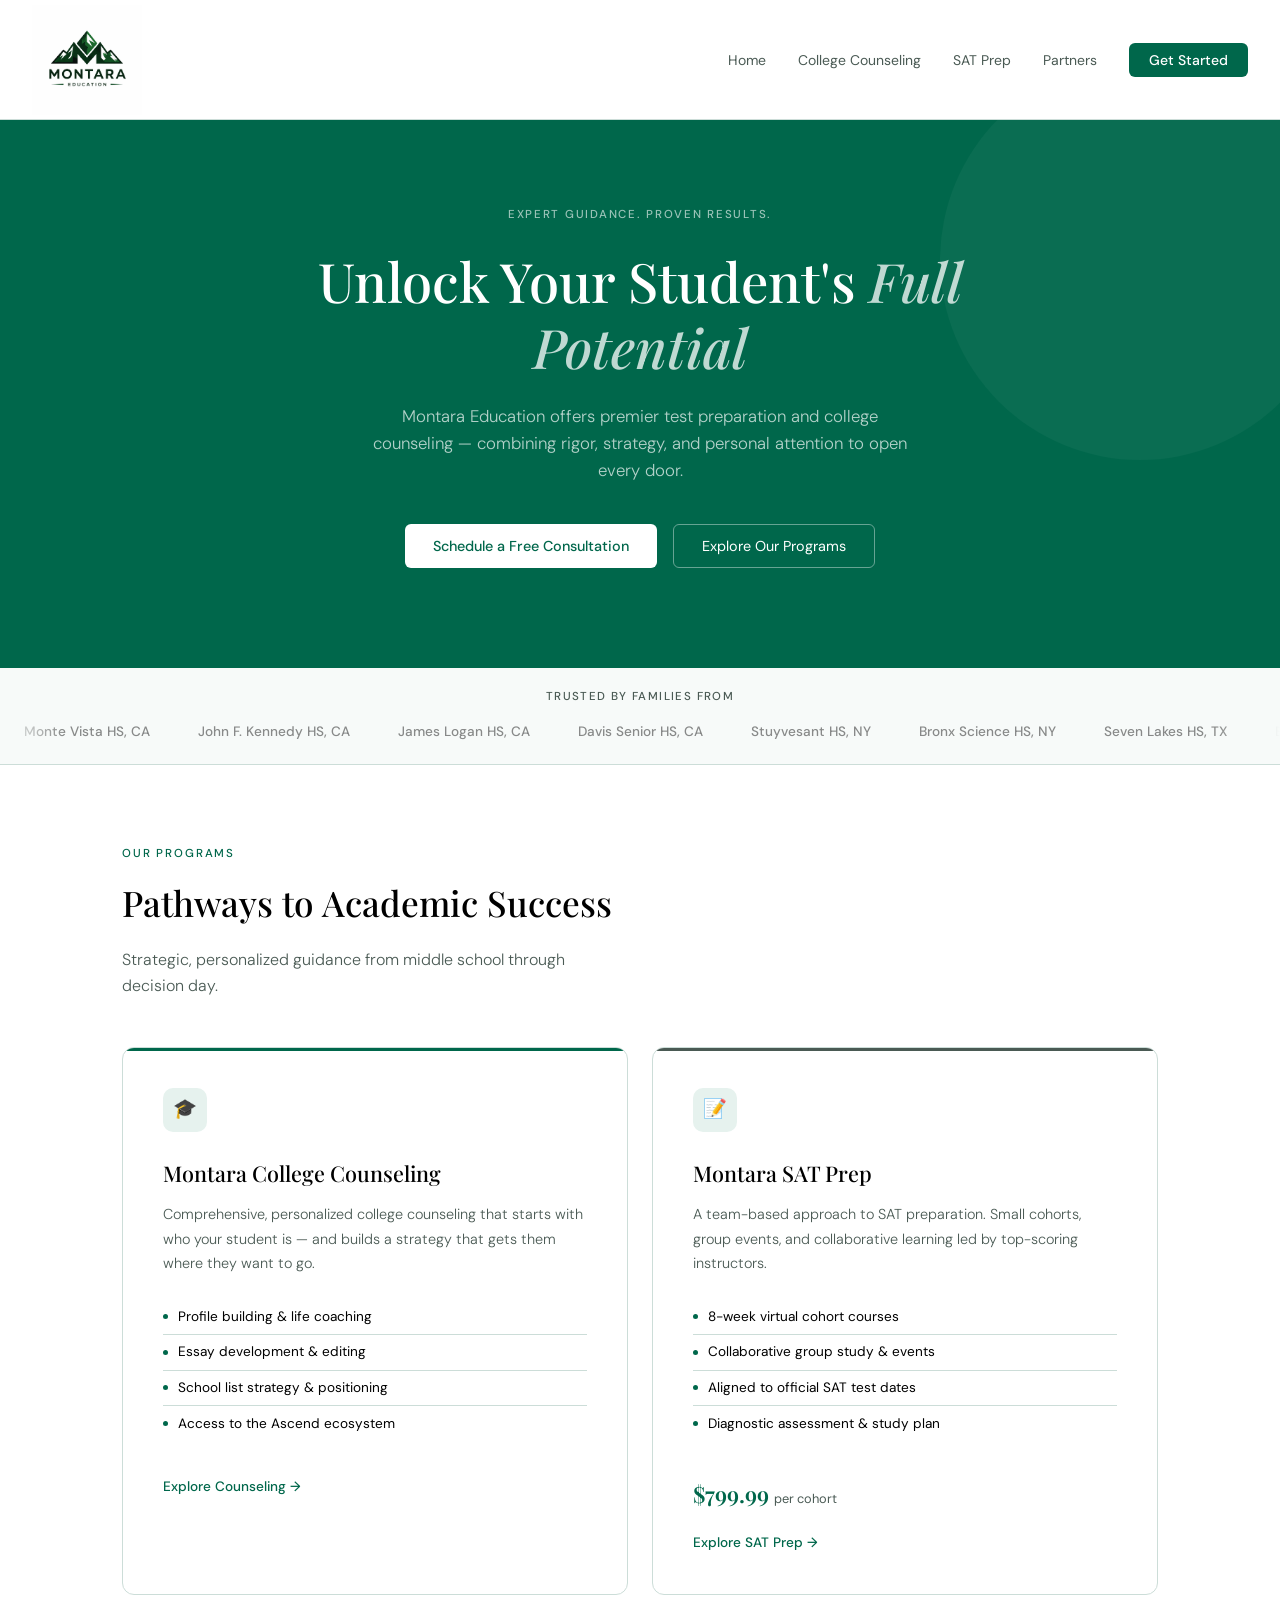
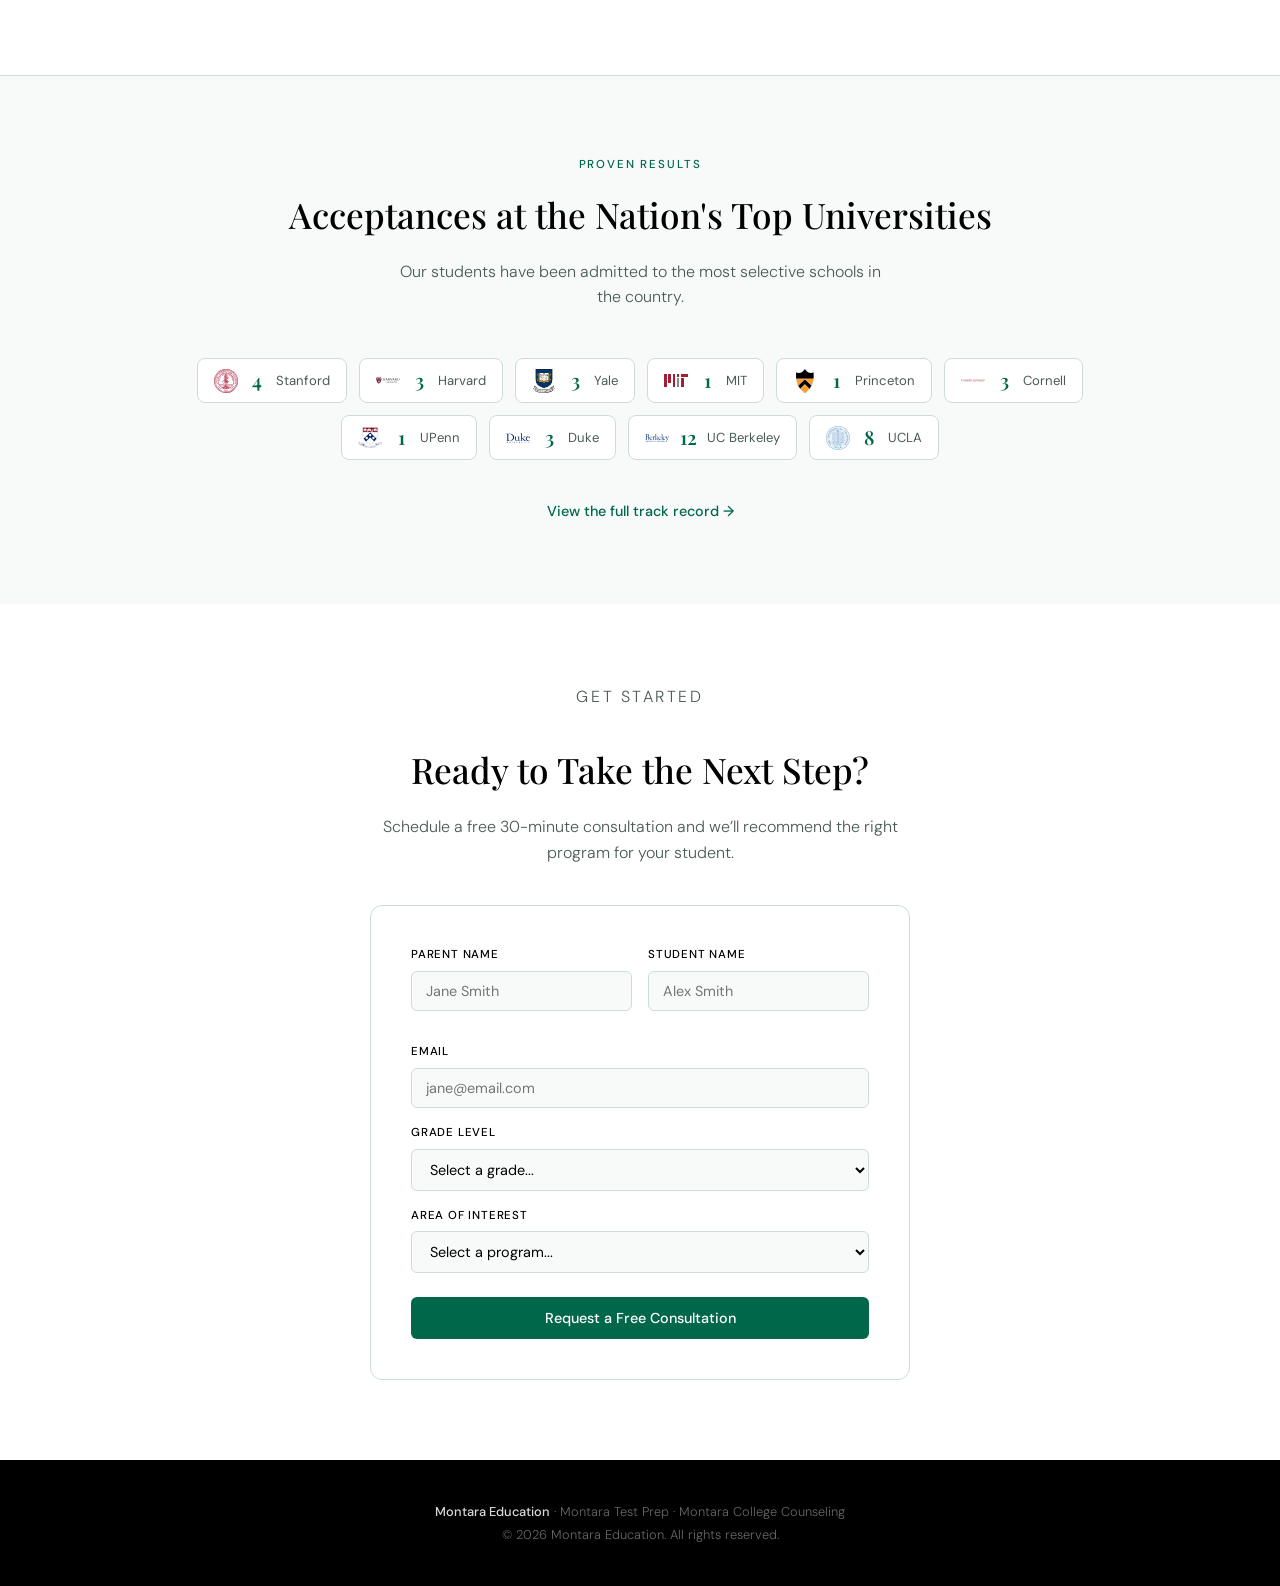
<file: index.html>
<!DOCTYPE html>
<html lang="en">
<head>
<meta charset="UTF-8">
<meta name="viewport" content="width=device-width, initial-scale=1.0">
<title>Montara Education — Premier College Counseling &amp; Test Prep</title>
<meta name="description" content="Montara Education offers expert college counseling and test preparation. Personalized strategies, a proven track record at top universities, and dedicated one-on-one support.">
<meta name="keywords" content="college counseling, college admissions, SAT prep, ACT prep, college essay help, university admissions, Montara Education">
<link rel="canonical" href="https://montaraeducation.com/">

<!-- Open Graph -->
<meta property="og:type" content="website">
<meta property="og:title" content="Montara Education — Premier College Counseling &amp; Test Prep">
<meta property="og:description" content="Expert college counseling and test preparation. Personalized strategies and a proven track record at Stanford, Harvard, Yale, MIT, and more.">
<meta property="og:url" content="https://montaraeducation.com/">
<meta property="og:image" content="https://montaraeducation.com/assets/logo.png">
<meta property="og:site_name" content="Montara Education">

<!-- Twitter Card -->
<meta name="twitter:card" content="summary_large_image">
<meta name="twitter:title" content="Montara Education — Premier College Counseling &amp; Test Prep">
<meta name="twitter:description" content="Expert college counseling and test preparation with a proven track record at top universities.">
<meta name="twitter:image" content="https://montaraeducation.com/assets/logo.png">

<link rel="icon" type="image/png" href="assets/logo.png">
<link href="https://fonts.googleapis.com/css2?family=Playfair+Display:wght@400;500;600&family=DM+Sans:wght@300;400;500&display=swap" rel="stylesheet">
<link rel="stylesheet" href="styles.css">

<!-- Structured Data -->
<script type="application/ld+json">
{
  "@context": "https://schema.org",
  "@type": "EducationalOrganization",
  "name": "Montara Education",
  "url": "https://montaraeducation.com",
  "logo": "https://montaraeducation.com/assets/logo.png",
  "description": "Premier college counseling and test preparation with personalized strategies and a proven admissions track record.",
  "sameAs": [],
  "address": {
    "@type": "PostalAddress",
    "addressCountry": "US"
  },
  "offers": [
    {
      "@type": "Offer",
      "name": "Senior Year College Counseling",
      "price": "8000",
      "priceCurrency": "USD"
    },
    {
      "@type": "Offer",
      "name": "Ongoing Advising (Grades 8-11)",
      "price": "3000",
      "priceCurrency": "USD"
    }
  ]
}
</script>
</head>
<body>

<nav>
  <div class="logo" onclick="showPage('home')">
    <img src="assets/logo.png" alt="Montara Education">
  </div>
  <button class="nav-burger" aria-label="Menu" onclick="this.classList.toggle('active');this.nextElementSibling.classList.toggle('nav-open')"><span></span><span></span><span></span></button>
  <ul class="nav-links">
    <li><a onclick="showPage('home')">Home</a></li>
    <li><a href="counseling.html">College Counseling</a></li>
    <li><a href="sat.html">SAT Prep</a></li>
    <li><a href="partners.html">Partners</a></li>
    <li><a class="nav-cta" onclick="showPage('home');setTimeout(()=>document.getElementById('contact').scrollIntoView({behavior:'smooth'}),100)">Get Started</a></li>
  </ul>
</nav>

<!-- HOME PAGE -->
<div id="home" class="page active">

  <section class="hero">
    <div class="hero-inner">
      <span class="eyebrow">Expert Guidance. Proven Results.</span>
      <h1>Unlock Your Student's <em>Full Potential</em></h1>
      <p class="hero-sub">Montara Education offers premier test preparation and college counseling — combining rigor, strategy, and personal attention to open every door.</p>
      <div class="hero-actions">
        <button class="btn-w" onclick="document.getElementById('contact').scrollIntoView({behavior:'smooth'})">Schedule a Free Consultation</button>
        <button class="btn-ol" onclick="document.getElementById('units').scrollIntoView({behavior:'smooth'})">Explore Our Programs</button>
      </div>
    </div>
  </section>

  <div class="trust">
    <p>Trusted by families from</p>
    <div class="trust-marquee">
      <div class="trust-track">
        <span>Monte Vista HS, CA</span>
        <span>John F. Kennedy HS, CA</span>
        <span>James Logan HS, CA</span>
        <span>Davis Senior HS, CA</span>
        <span>Stuyvesant HS, NY</span>
        <span>Bronx Science HS, NY</span>
        <span>Seven Lakes HS, TX</span>
        <span>Bellarmine College Prep, CA</span>
        <span>WB Ray HS, TX</span>
        <span>Plano East HS, TX</span>
        <span>Redlands HS, CA</span>
        <span>TMI Episcopal, TX</span>
        <span>Granada Hills Charter, CA</span>
        <!-- duplicate for seamless loop -->
        <span>Monte Vista HS, CA</span>
        <span>John F. Kennedy HS, CA</span>
        <span>James Logan HS, CA</span>
        <span>Davis Senior HS, CA</span>
        <span>Stuyvesant HS, NY</span>
        <span>Bronx Science HS, NY</span>
        <span>Seven Lakes HS, TX</span>
        <span>Bellarmine College Prep, CA</span>
        <span>WB Ray HS, TX</span>
        <span>Plano East HS, TX</span>
        <span>Redlands HS, CA</span>
        <span>TMI Episcopal, TX</span>
        <span>Granada Hills Charter, CA</span>
      </div>
    </div>
  </div>

  <section class="section" id="units">
    <p class="slabel">Our Programs</p>
    <h2 class="stitle">Pathways to Academic Success</h2>
    <p class="ssub">Strategic, personalized guidance from middle school through decision day.</p>
    <div class="units-grid">
      <div class="ucard" onclick="window.location.href='counseling.html'">
        <div class="uicon">&#127891;</div>
        <h3>Montara College Counseling</h3>
        <p>Comprehensive, personalized college counseling that starts with who your student is &mdash; and builds a strategy that gets them where they want to go.</p>
        <ul class="uf">
          <li>Profile building &amp; life coaching</li>
          <li>Essay development &amp; editing</li>
          <li>School list strategy &amp; positioning</li>
          <li>Access to the Ascend ecosystem</li>
        </ul>
        <span class="ulink">Explore Counseling &rarr;</span>
      </div>
      <div class="ucard ucard-soon" onclick="window.location.href='sat.html'" style="cursor:pointer;pointer-events:auto;opacity:1">
        <div class="uicon">&#128221;</div>
        <h3>Montara SAT Prep</h3>
        <p>A team-based approach to SAT preparation. Small cohorts, group events, and collaborative learning led by top-scoring instructors.</p>
        <ul class="uf">
          <li>8-week virtual cohort courses</li>
          <li>Collaborative group study &amp; events</li>
          <li>Aligned to official SAT test dates</li>
          <li>Diagnostic assessment &amp; study plan</li>
        </ul>
        <div class="ucard-price">$799.99 <span>per cohort</span></div>
        <span class="ulink">Explore SAT Prep &rarr;</span>
      </div>
    </div>
  </section>

  <!-- COMPRESSED TRACK RECORD -->
  <section class="home-record">
    <div class="home-record-inner">
      <p class="slabel">Proven Results</p>
      <h2 class="stitle">Acceptances at the Nation's Top Universities</h2>
      <p class="ssub">Our students have been admitted to the most selective schools in the country.</p>
      <div class="home-record-grid">
        <div class="home-school"><img src="assets/logos/stanford.svg" alt="Stanford"><span class="home-school-count">4</span><span class="home-school-name">Stanford</span></div>
        <div class="home-school"><img src="assets/logos/harvard.svg" alt="Harvard"><span class="home-school-count">3</span><span class="home-school-name">Harvard</span></div>
        <div class="home-school"><img src="assets/logos/yale.svg" alt="Yale"><span class="home-school-count">3</span><span class="home-school-name">Yale</span></div>
        <div class="home-school"><img src="assets/logos/mit.svg" alt="MIT"><span class="home-school-count">1</span><span class="home-school-name">MIT</span></div>
        <div class="home-school"><img src="assets/logos/princeton.svg" alt="Princeton"><span class="home-school-count">1</span><span class="home-school-name">Princeton</span></div>
        <div class="home-school"><img src="assets/logos/cornell.svg" alt="Cornell"><span class="home-school-count">3</span><span class="home-school-name">Cornell</span></div>
        <div class="home-school"><img src="assets/logos/upenn.svg" alt="UPenn"><span class="home-school-count">1</span><span class="home-school-name">UPenn</span></div>
        <div class="home-school"><img src="assets/logos/duke.svg" alt="Duke"><span class="home-school-count">3</span><span class="home-school-name">Duke</span></div>
        <div class="home-school"><img src="assets/logos/ucberkeley.svg" alt="UC Berkeley"><span class="home-school-count">12</span><span class="home-school-name">UC Berkeley</span></div>
        <div class="home-school"><img src="assets/logos/ucla.svg" alt="UCLA"><span class="home-school-count">8</span><span class="home-school-name">UCLA</span></div>
      </div>
      <a class="home-record-link" href="counseling.html#track-record">View the full track record &rarr;</a>
    </div>
  </section>

  <section class="ctasec" id="contact">
    <p class="slabel">Get Started</p>
    <h2>Ready to Take the Next Step?</h2>
    <p>Schedule a free 30-minute consultation and we&rsquo;ll recommend the right program for your student.</p>
    <div class="cform">
      <div class="frow">
        <div class="fg"><label>Parent Name</label><input type="text" placeholder="Jane Smith"></div>
        <div class="fg"><label>Student Name</label><input type="text" placeholder="Alex Smith"></div>
      </div>
      <div class="fg"><label>Email</label><input type="email" placeholder="jane@email.com"></div>
      <div class="fg">
        <label>Grade Level</label>
        <select>
          <option value="">Select a grade...</option>
          <option>8th Grade</option>
          <option>9th Grade</option>
          <option>10th Grade</option>
          <option>11th Grade</option>
          <option>12th Grade</option>
        </select>
      </div>
      <div class="fg" style="margin-bottom:1.5rem">
        <label>Area of Interest</label>
        <select>
          <option value="">Select a program...</option>
          <option>SAT Preparation</option>
          <option>ACT Preparation</option>
          <option>College Counseling</option>
          <option>Both Test Prep &amp; Counseling</option>
        </select>
      </div>
      <button class="btn-g" style="width:100%">Request a Free Consultation</button>
    </div>
  </section>

  <footer>
    <strong>Montara Education</strong> &middot; Montara Test Prep &middot; Montara College Counseling<br>
    &copy; <script>document.write(new Date().getFullYear())</script> Montara Education. All rights reserved.
  </footer>
</div>

<script src="main.js"></script>
</body>
</html>
</file>
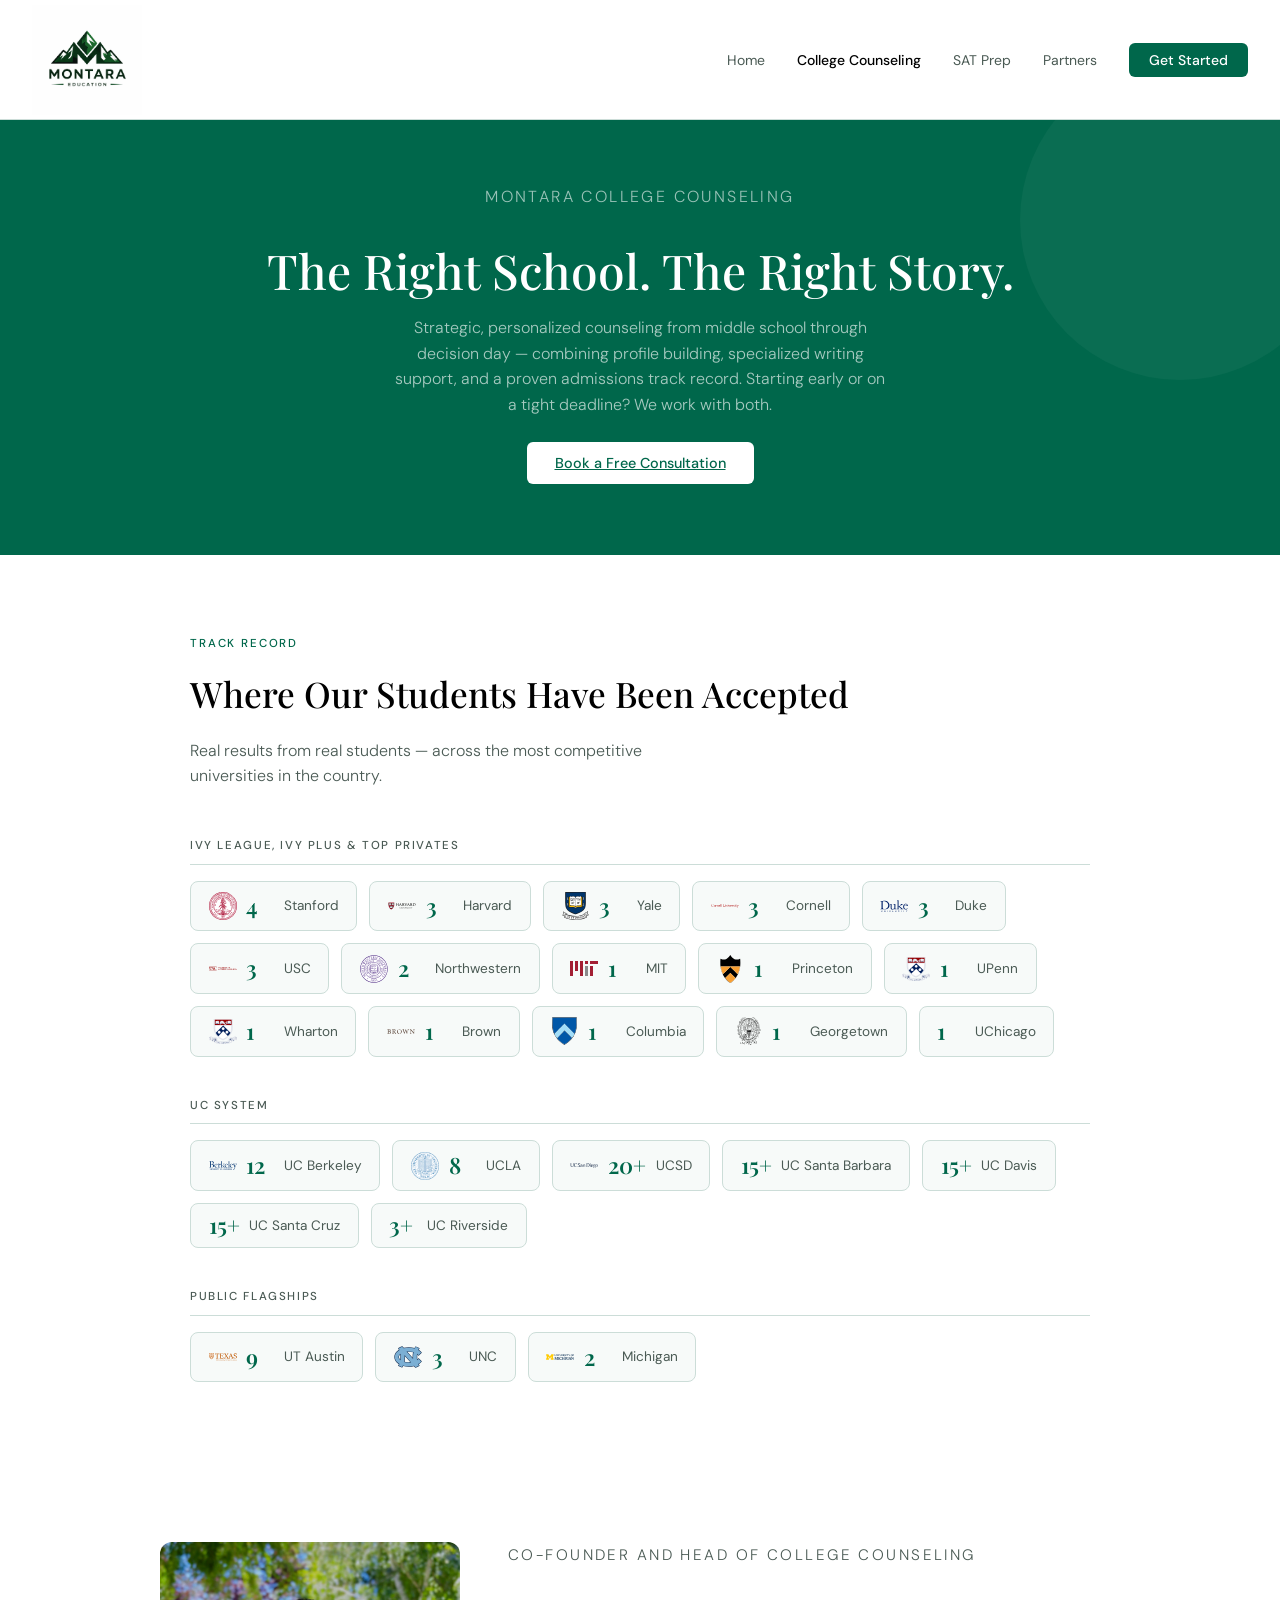
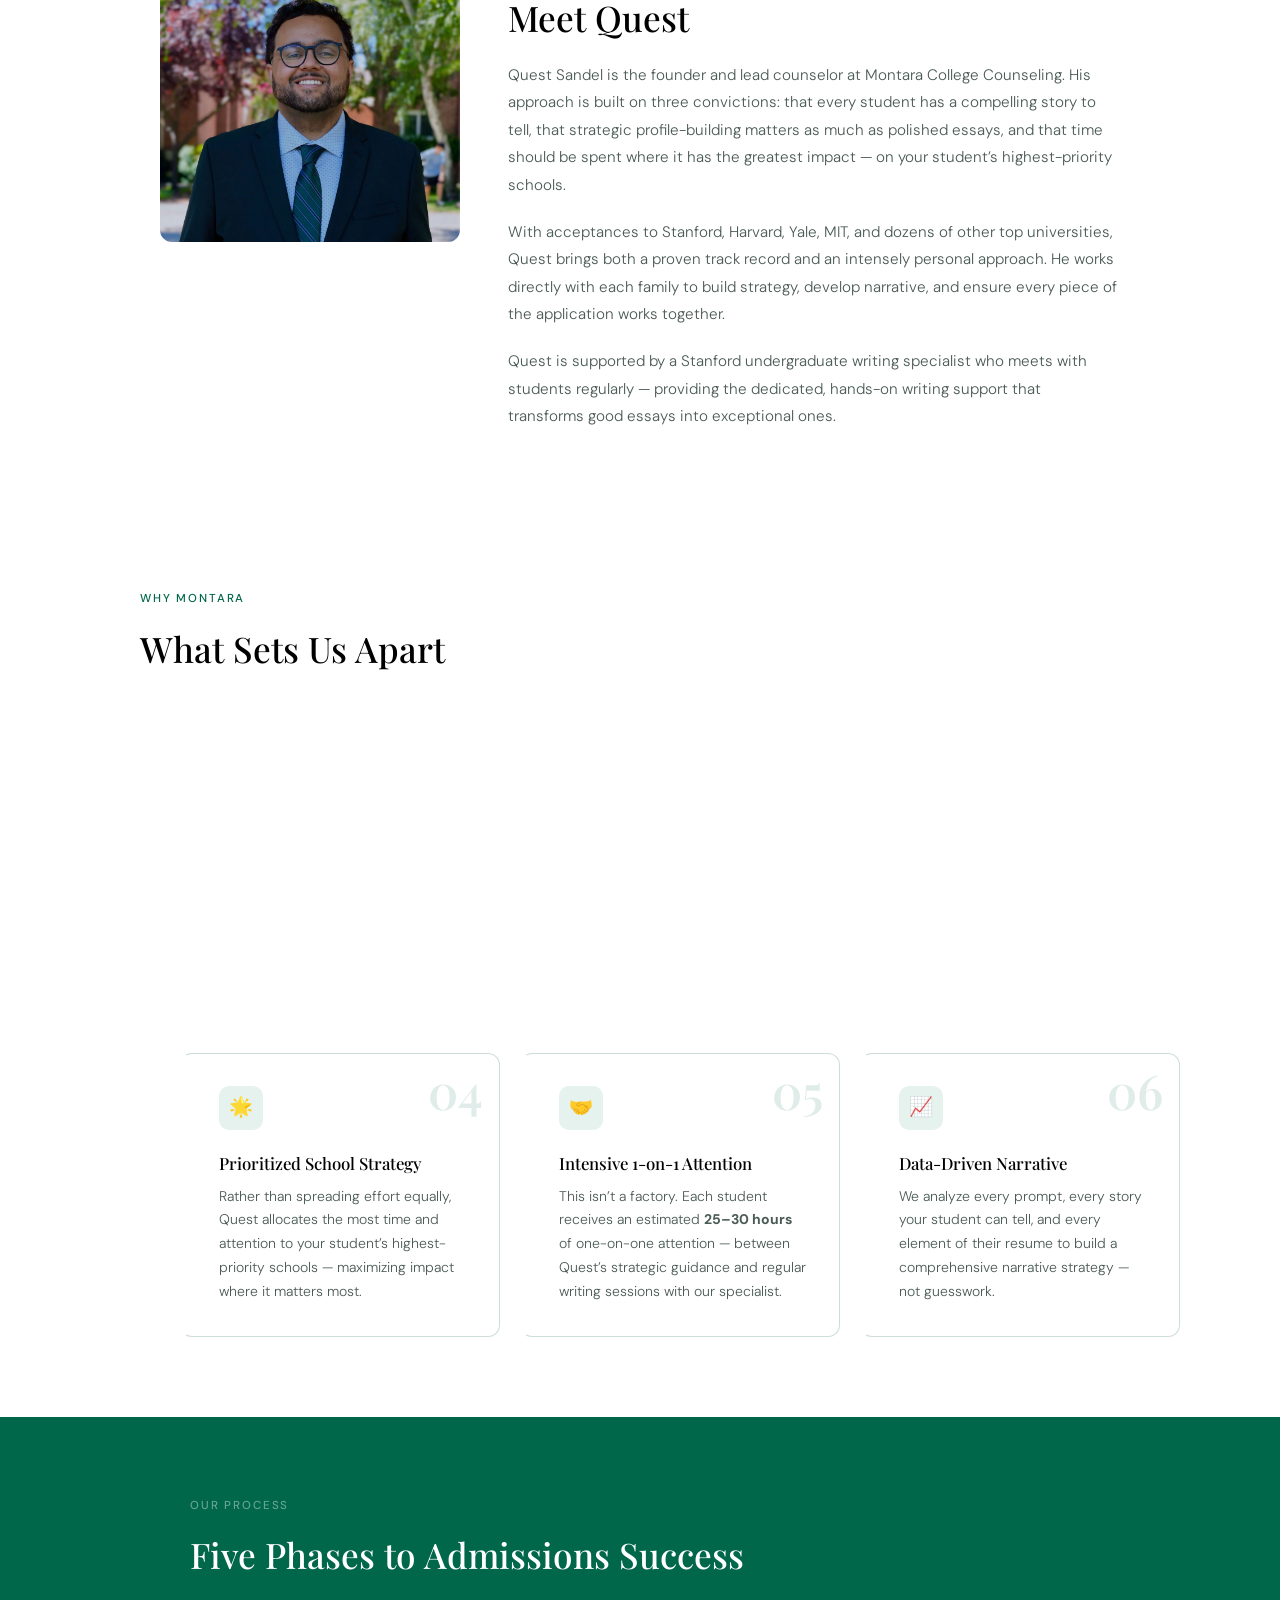
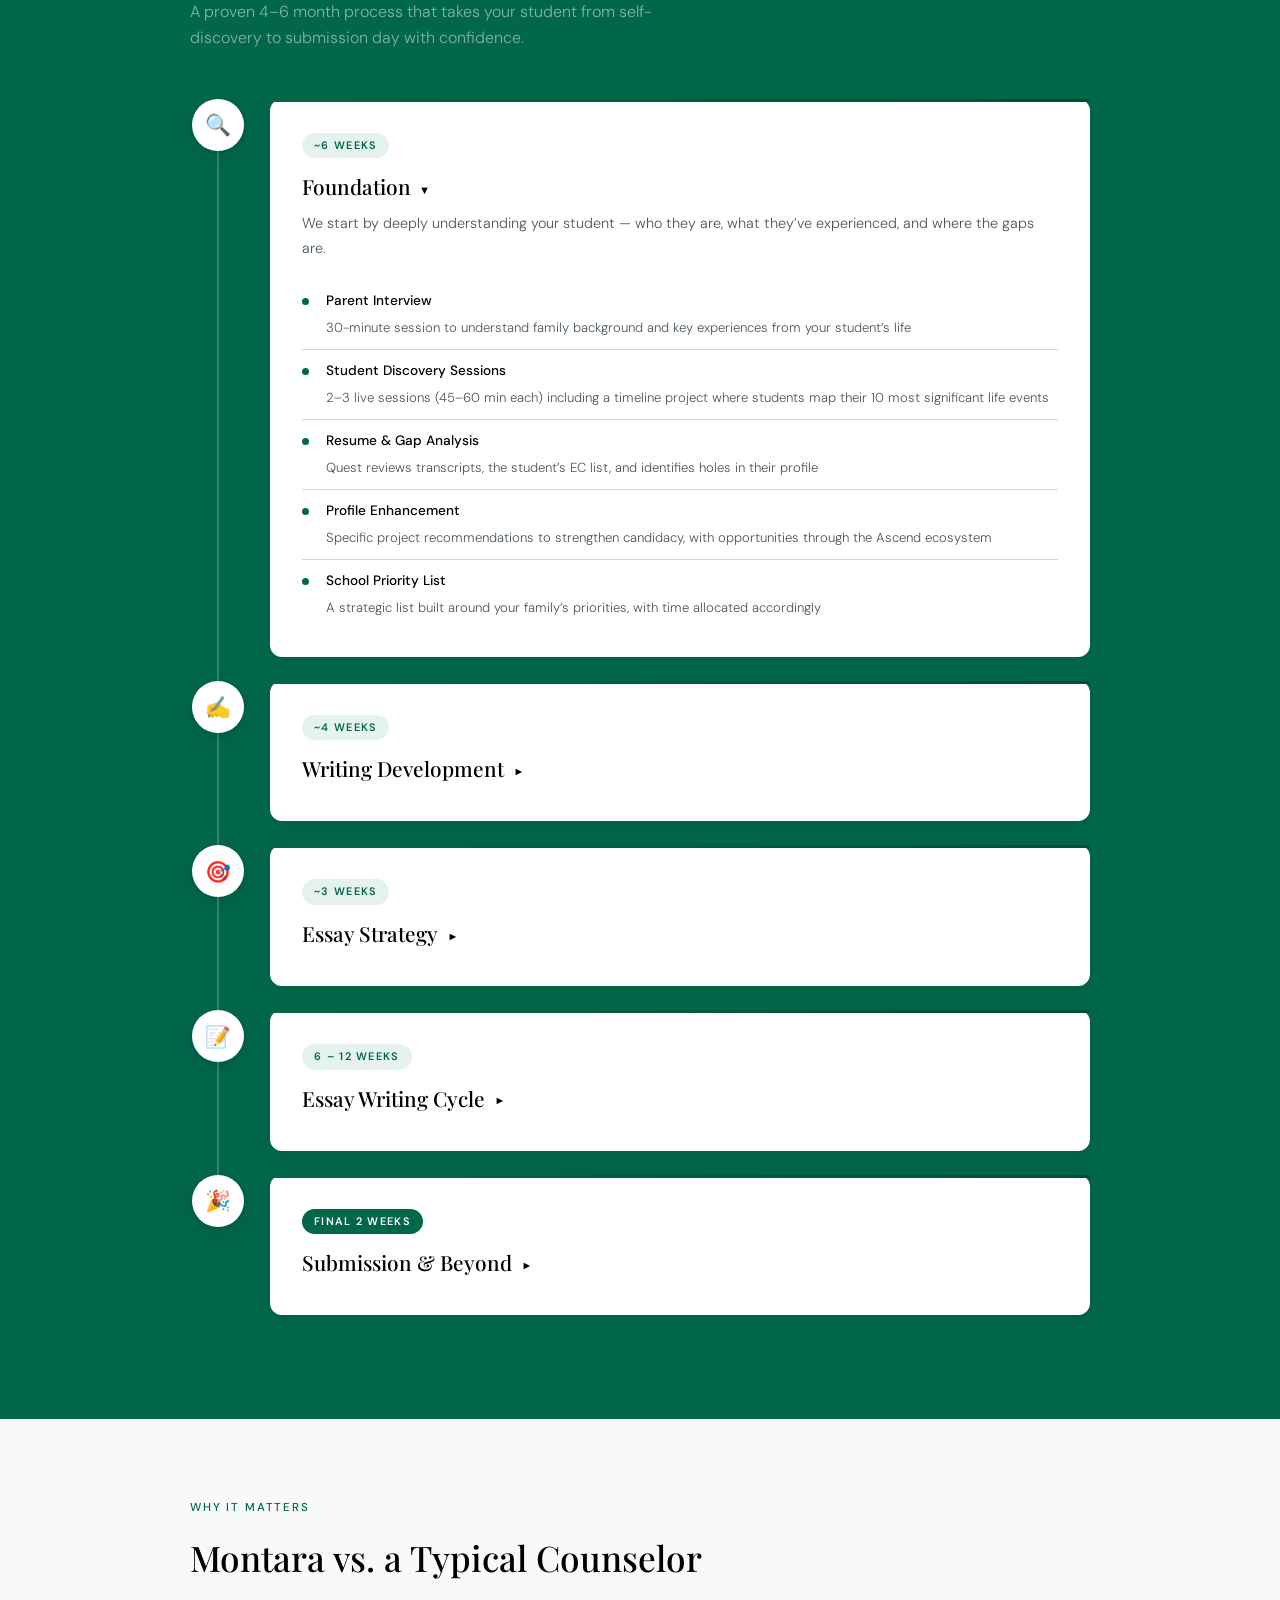
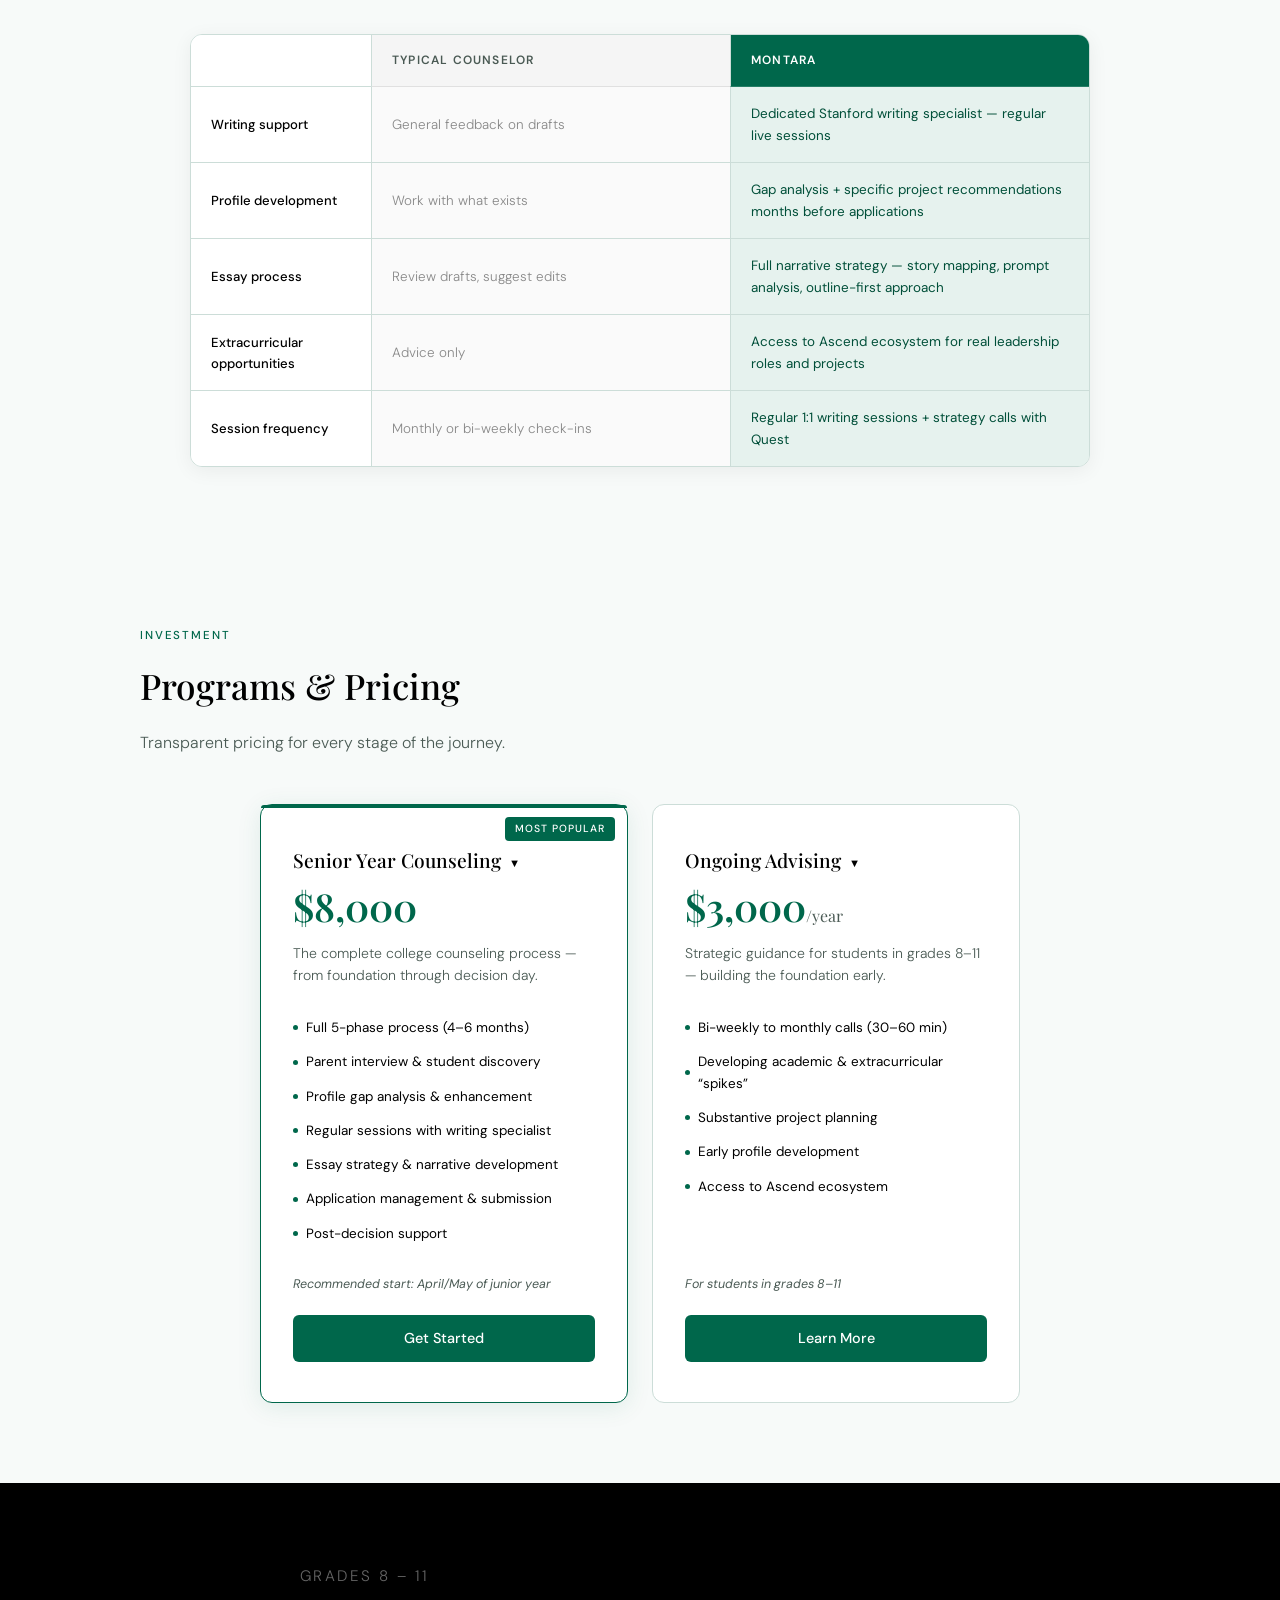
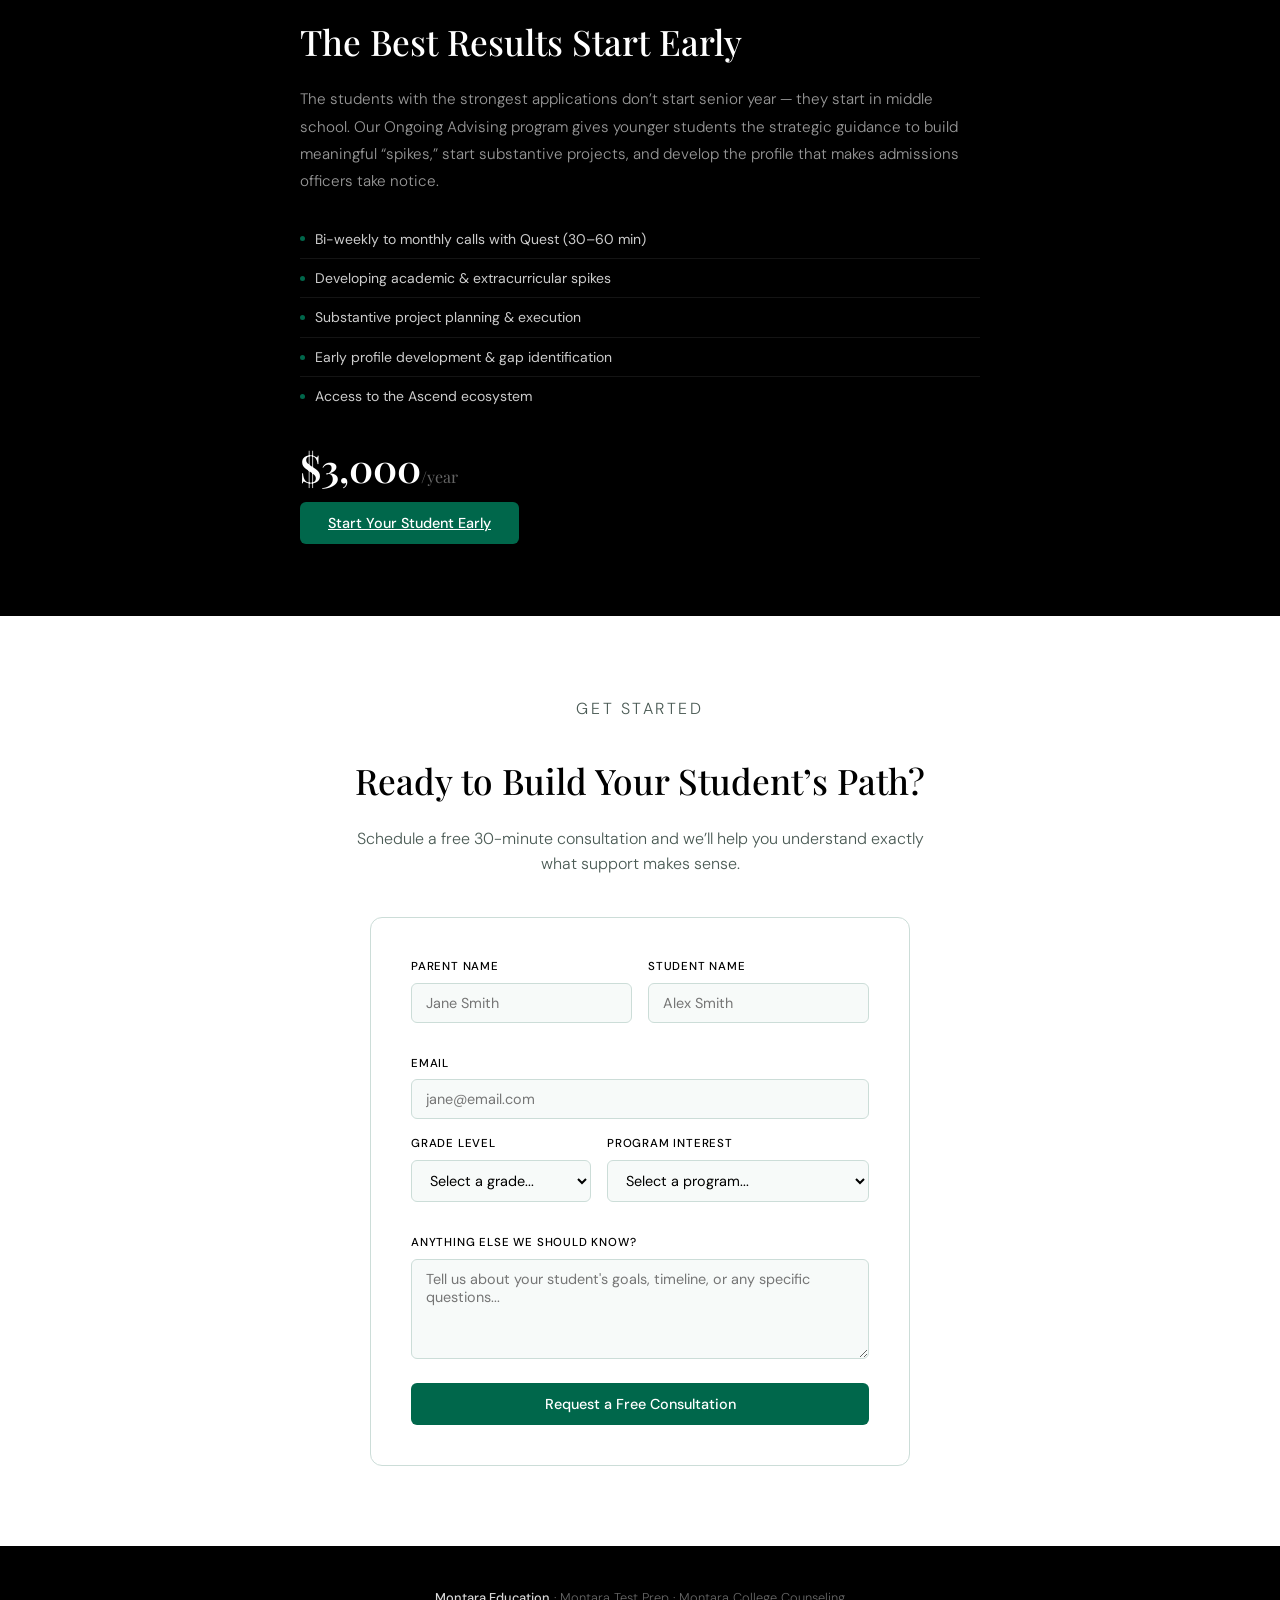
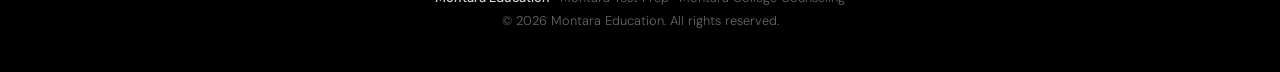
<file: counseling.html>
<!DOCTYPE html>
<html lang="en">
<head>
<meta charset="UTF-8">
<meta name="viewport" content="width=device-width, initial-scale=1.0">
<title>College Counseling — Montara Education</title>
<meta name="description" content="Montara College Counseling — personalized, one-on-one college counseling with specialized writing support, profile enhancement, and a proven track record at Stanford, Harvard, Yale, MIT, and more.">
<meta name="keywords" content="college counseling, college admissions counselor, college essay help, university application, Montara, Quest Sandel">
<link rel="canonical" href="https://montaraeducation.com/counseling.html">

<!-- Open Graph -->
<meta property="og:type" content="website">
<meta property="og:title" content="College Counseling — Montara Education">
<meta property="og:description" content="Personalized college counseling with a Stanford writing specialist, profile enhancement, and acceptances to Stanford, Harvard, Yale, MIT, and 50+ top universities.">
<meta property="og:url" content="https://montaraeducation.com/counseling.html">
<meta property="og:image" content="https://montaraeducation.com/assets/coach-quest-sandel.jpg">
<meta property="og:site_name" content="Montara Education">

<!-- Twitter Card -->
<meta name="twitter:card" content="summary_large_image">
<meta name="twitter:title" content="College Counseling — Montara Education">
<meta name="twitter:description" content="Personalized college counseling with a proven track record at top universities.">
<meta name="twitter:image" content="https://montaraeducation.com/assets/coach-quest-sandel.jpg">

<link rel="icon" type="image/png" href="assets/logo.png">
<link href="https://fonts.googleapis.com/css2?family=Playfair+Display:wght@400;500;600&family=DM+Sans:wght@300;400;500&display=swap" rel="stylesheet">
<link rel="stylesheet" href="styles.css">
<link rel="stylesheet" href="counseling.css">

<!-- Structured Data -->
<script type="application/ld+json">
{
  "@context": "https://schema.org",
  "@type": "Service",
  "name": "Montara College Counseling",
  "provider": {
    "@type": "EducationalOrganization",
    "name": "Montara Education",
    "url": "https://montaraeducation.com"
  },
  "description": "Comprehensive, personalized college counseling from junior year through decision day with specialized writing support and a proven admissions track record.",
  "url": "https://montaraeducation.com/counseling.html",
  "offers": [
    {
      "@type": "Offer",
      "name": "Senior Year College Counseling",
      "price": "8000",
      "priceCurrency": "USD",
      "description": "Full 5-phase college counseling process spanning 4-6 months"
    },
    {
      "@type": "Offer",
      "name": "Ongoing Advising (Grades 8-11)",
      "price": "3000",
      "priceCurrency": "USD",
      "description": "Bi-weekly to monthly strategic guidance for younger students"
    }
  ]
}
</script>
</head>
<body>

<nav>
  <div class="logo">
    <a href="index.html"><img src="assets/logo.png" alt="Montara Education"></a>
  </div>
  <button class="nav-burger" aria-label="Menu" onclick="this.classList.toggle('active');this.nextElementSibling.classList.toggle('nav-open')"><span></span><span></span><span></span></button>
  <ul class="nav-links">
    <li><a href="index.html">Home</a></li>
    <li><a href="counseling.html" class="nav-active">College Counseling</a></li>
    <li><a href="sat.html">SAT Prep</a></li>
    <li><a href="partners.html">Partners</a></li>
    <li><a class="nav-cta" href="#contact">Get Started</a></li>
  </ul>
</nav>

<!-- HERO -->
<section class="ihero">
  <p class="eyebrow">Montara College Counseling</p>
  <h1>The Right School. The Right Story.</h1>
  <p>Strategic, personalized counseling from middle school through decision day &mdash; combining profile building, specialized writing support, and a proven admissions track record. Starting early or on a tight deadline? We work with both.</p>
  <a class="btn-w" href="#contact">Book a Free Consultation</a>
</section>

<!-- TRACK RECORD -->
<section class="cc-record" id="track-record">
  <div class="cc-record-inner">
    <p class="slabel">Track Record</p>
    <h2 class="stitle">Where Our Students Have Been Accepted</h2>
    <p class="ssub">Real results from real students &mdash; across the most competitive universities in the country.</p>

    <div class="cc-record-group">
      <h4 class="cc-record-label">Ivy League, Ivy Plus &amp; Top Privates</h4>
      <div class="cc-record-grid">
        <div class="cc-school"><img class="cc-school-logo" src="assets/logos/stanford.svg" alt="Stanford"><span class="cc-school-count" data-count="4">0</span><span class="cc-school-name">Stanford</span></div>
        <div class="cc-school"><img class="cc-school-logo" src="assets/logos/harvard.svg" alt="Harvard"><span class="cc-school-count" data-count="3">0</span><span class="cc-school-name">Harvard</span></div>
        <div class="cc-school"><img class="cc-school-logo" src="assets/logos/yale.svg" alt="Yale"><span class="cc-school-count" data-count="3">0</span><span class="cc-school-name">Yale</span></div>
        <div class="cc-school"><img class="cc-school-logo" src="assets/logos/cornell.svg" alt="Cornell"><span class="cc-school-count" data-count="3">0</span><span class="cc-school-name">Cornell</span></div>
        <div class="cc-school"><img class="cc-school-logo" src="assets/logos/duke.svg" alt="Duke"><span class="cc-school-count" data-count="3">0</span><span class="cc-school-name">Duke</span></div>
        <div class="cc-school"><img class="cc-school-logo" src="assets/logos/usc.svg" alt="USC"><span class="cc-school-count" data-count="3">0</span><span class="cc-school-name">USC</span></div>
        <div class="cc-school"><img class="cc-school-logo" src="assets/logos/northwestern.svg" alt="Northwestern"><span class="cc-school-count" data-count="2">0</span><span class="cc-school-name">Northwestern</span></div>
        <div class="cc-school"><img class="cc-school-logo" src="assets/logos/mit.svg" alt="MIT"><span class="cc-school-count" data-count="1">0</span><span class="cc-school-name">MIT</span></div>
        <div class="cc-school"><img class="cc-school-logo" src="assets/logos/princeton.svg" alt="Princeton"><span class="cc-school-count" data-count="1">0</span><span class="cc-school-name">Princeton</span></div>
        <div class="cc-school"><img class="cc-school-logo" src="assets/logos/upenn.svg" alt="UPenn"><span class="cc-school-count" data-count="1">0</span><span class="cc-school-name">UPenn</span></div>
        <div class="cc-school"><img class="cc-school-logo" src="assets/logos/wharton.svg" alt="Wharton"><span class="cc-school-count" data-count="1">0</span><span class="cc-school-name">Wharton</span></div>
        <div class="cc-school"><img class="cc-school-logo" src="assets/logos/brown.svg" alt="Brown"><span class="cc-school-count" data-count="1">0</span><span class="cc-school-name">Brown</span></div>
        <div class="cc-school"><img class="cc-school-logo" src="assets/logos/columbia.svg" alt="Columbia"><span class="cc-school-count" data-count="1">0</span><span class="cc-school-name">Columbia</span></div>
        <div class="cc-school"><img class="cc-school-logo" src="assets/logos/georgetown.svg" alt="Georgetown"><span class="cc-school-count" data-count="1">0</span><span class="cc-school-name">Georgetown</span></div>
        <div class="cc-school"><span class="cc-school-count" data-count="1">0</span><span class="cc-school-name">UChicago</span></div>
      </div>
    </div>

    <div class="cc-record-group">
      <h4 class="cc-record-label">UC System</h4>
      <div class="cc-record-grid">
        <div class="cc-school"><img class="cc-school-logo" src="assets/logos/ucberkeley.svg" alt="UC Berkeley"><span class="cc-school-count" data-count="12">0</span><span class="cc-school-name">UC Berkeley</span></div>
        <div class="cc-school"><img class="cc-school-logo" src="assets/logos/ucla.svg" alt="UCLA"><span class="cc-school-count" data-count="8">0</span><span class="cc-school-name">UCLA</span></div>
        <div class="cc-school"><img class="cc-school-logo" src="assets/logos/ucsd.svg" alt="UCSD"><span class="cc-school-count" data-count="20+">20+</span><span class="cc-school-name">UCSD</span></div>
        <div class="cc-school"><span class="cc-school-count" data-count="15+">15+</span><span class="cc-school-name">UC Santa Barbara</span></div>
        <div class="cc-school"><span class="cc-school-count" data-count="15+">15+</span><span class="cc-school-name">UC Davis</span></div>
        <div class="cc-school"><span class="cc-school-count" data-count="15+">15+</span><span class="cc-school-name">UC Santa Cruz</span></div>
        <div class="cc-school"><span class="cc-school-count" data-count="3+">3+</span><span class="cc-school-name">UC Riverside</span></div>
      </div>
    </div>

    <div class="cc-record-group">
      <h4 class="cc-record-label">Public Flagships</h4>
      <div class="cc-record-grid">
        <div class="cc-school"><img class="cc-school-logo" src="assets/logos/utaustin.svg" alt="UT Austin"><span class="cc-school-count" data-count="9">0</span><span class="cc-school-name">UT Austin</span></div>
        <div class="cc-school"><img class="cc-school-logo" src="assets/logos/unc.svg" alt="UNC"><span class="cc-school-count" data-count="3">0</span><span class="cc-school-name">UNC</span></div>
        <div class="cc-school"><img class="cc-school-logo" src="assets/logos/michigan.svg" alt="Michigan"><span class="cc-school-count" data-count="2">0</span><span class="cc-school-name">Michigan</span></div>
      </div>
    </div>
  </div>
</section>

<!-- MEET QUEST -->
<section class="cc-counselor">
  <div class="cc-counselor-inner">
    <div class="cc-counselor-photo">
      <img src="assets/coach-quest-sandel.jpg" alt="Quest Sandel, Founder and Lead Counselor at Montara College Counseling">
    </div>
    <div class="cc-counselor-content">
      <p class="slabel">Co-Founder and Head of College Counseling</p>
      <h2 class="stitle">Meet Quest</h2>
      <p>Quest Sandel is the founder and lead counselor at Montara College Counseling. His approach is built on three convictions: that every student has a compelling story to tell, that strategic profile-building matters as much as polished essays, and that time should be spent where it has the greatest impact &mdash; on your student&rsquo;s highest-priority schools.</p>
      <p>With acceptances to Stanford, Harvard, Yale, MIT, and dozens of other top universities, Quest brings both a proven track record and an intensely personal approach. He works directly with each family to build strategy, develop narrative, and ensure every piece of the application works together.</p>
      <p>Quest is supported by a Stanford undergraduate writing specialist who meets with students regularly &mdash; providing the dedicated, hands-on writing support that transforms good essays into exceptional ones.</p>
    </div>
  </div>
</section>

<!-- DIFFERENTIATORS -->
<section class="cc-diff">
  <div class="cc-diff-inner">
    <p class="slabel">Why Montara</p>
    <h2 class="stitle">What Sets Us Apart</h2>
    <div class="cc-diff-grid">
      <div class="cc-diff-card">
        <div class="cc-diff-icon">&#9997;&#65039;</div>
        <h4>Stanford Writing Specialist</h4>
        <p>Your student works with a Stanford undergraduate writing specialist through live sessions and async feedback &mdash; dramatically improving essay quality from first draft.</p>
      </div>
      <div class="cc-diff-card">
        <div class="cc-diff-icon">&#127919;</div>
        <h4>Profile Building &amp; Life Coaching</h4>
        <p>We don&rsquo;t just package what exists. Quest works with students to build Michigan-worthy profiles &mdash; identifying gaps, recommending projects, and developing the experiences that make applications compelling.</p>
      </div>
      <div class="cc-diff-card">
        <div class="cc-diff-icon">&#128640;</div>
        <h4>Ascend Ecosystem</h4>
        <p>Students gain access to the Ascend flywheel &mdash; a network of entities that enables real project creation, leadership roles, and substantive extracurricular development.</p>
      </div>
      <div class="cc-diff-card">
        <div class="cc-diff-icon">&#127775;</div>
        <h4>Prioritized School Strategy</h4>
        <p>Rather than spreading effort equally, Quest allocates the most time and attention to your student&rsquo;s highest-priority schools &mdash; maximizing impact where it matters most.</p>
      </div>
      <div class="cc-diff-card">
        <div class="cc-diff-icon">&#129309;</div>
        <h4>Intensive 1-on-1 Attention</h4>
        <p>This isn&rsquo;t a factory. Each student receives an estimated <strong>25&ndash;30 hours</strong> of one-on-one attention &mdash; between Quest&rsquo;s strategic guidance and regular writing sessions with our specialist.</p>
      </div>
      <div class="cc-diff-card">
        <div class="cc-diff-icon">&#128200;</div>
        <h4>Data-Driven Narrative</h4>
        <p>We analyze every prompt, every story your student can tell, and every element of their resume to build a comprehensive narrative strategy &mdash; not guesswork.</p>
      </div>
    </div>
  </div>
</section>

<!-- PROCESS -->
<div class="cc-process">
  <div class="cc-process-inner">
    <p class="slabel">Our Process</p>
    <h2 class="stitle">Five Phases to Admissions Success</h2>
    <p class="ssub">A proven 4&ndash;6 month process that takes your student from self-discovery to submission day with confidence.</p>

    <div class="tl">

      <div class="tl-item">
        <div class="tl-rail">
          <div class="tl-icon">&#128269;</div>
          <div class="tl-line"></div>
        </div>
        <div class="tl-card">
          <div class="tl-badge">~6 Weeks</div>
          <h3>Foundation<span class="tl-chevron"></span></h3>
          <p class="tl-desc">We start by deeply understanding your student &mdash; who they are, what they&rsquo;ve experienced, and where the gaps are.</p>
          <div class="tl-details">
            <div class="tl-detail"><div class="tl-dot"></div><div><strong>Parent Interview</strong><span>30-minute session to understand family background and key experiences from your student&rsquo;s life</span></div></div>
            <div class="tl-detail"><div class="tl-dot"></div><div><strong>Student Discovery Sessions</strong><span>2&ndash;3 live sessions (45&ndash;60 min each) including a timeline project where students map their 10 most significant life events</span></div></div>
            <div class="tl-detail"><div class="tl-dot"></div><div><strong>Resume &amp; Gap Analysis</strong><span>Quest reviews transcripts, the student&rsquo;s EC list, and identifies holes in their profile</span></div></div>
            <div class="tl-detail"><div class="tl-dot"></div><div><strong>Profile Enhancement</strong><span>Specific project recommendations to strengthen candidacy, with opportunities through the Ascend ecosystem</span></div></div>
            <div class="tl-detail"><div class="tl-dot"></div><div><strong>School Priority List</strong><span>A strategic list built around your family&rsquo;s priorities, with time allocated accordingly</span></div></div>
          </div>
        </div>
      </div>

      <div class="tl-item">
        <div class="tl-rail">
          <div class="tl-icon">&#9997;&#65039;</div>
          <div class="tl-line"></div>
        </div>
        <div class="tl-card tl-collapsed">
          <div class="tl-badge">~4 Weeks</div>
          <h3>Writing Development<span class="tl-chevron"></span></h3>
          <p class="tl-desc">Your student begins working with our Stanford writing specialist through regular live sessions plus async review.</p>
          <div class="tl-details">
            <div class="tl-detail"><div class="tl-dot"></div><div><strong>Storytelling Assessment</strong><span>We review the timeline project writing to identify which stories your student tells powerfully and which need development</span></div></div>
            <div class="tl-detail"><div class="tl-dot"></div><div><strong>Voice Development</strong><span>Live sessions focused on finding and refining your student&rsquo;s authentic written voice</span></div></div>
            <div class="tl-detail"><div class="tl-dot"></div><div><strong>Narrative Foundations</strong><span>Building the raw material that will fuel every essay across every application</span></div></div>
          </div>
        </div>
      </div>

      <div class="tl-item">
        <div class="tl-rail">
          <div class="tl-icon">&#127919;</div>
          <div class="tl-line"></div>
        </div>
        <div class="tl-card tl-collapsed">
          <div class="tl-badge">~3 Weeks</div>
          <h3>Essay Strategy<span class="tl-chevron"></span></h3>
          <p class="tl-desc">Quest takes the lead on the critical &ldquo;middle section&rdquo; &mdash; connecting your student&rsquo;s stories to each school&rsquo;s specific prompts.</p>
          <div class="tl-details">
            <div class="tl-detail"><div class="tl-dot"></div><div><strong>Prompt Breakdown</strong><span>Multiple strategy calls with Quest to analyze every school&rsquo;s essay prompts</span></div></div>
            <div class="tl-detail"><div class="tl-dot"></div><div><strong>Story-to-Prompt Mapping</strong><span>Matching your student&rsquo;s strongest narratives to the prompts where they&rsquo;ll have the most impact</span></div></div>
            <div class="tl-detail"><div class="tl-dot"></div><div><strong>Outlines &amp; Strategy</strong><span>Detailed essay outlines and a comprehensive narrative strategy for each target school</span></div></div>
          </div>
        </div>
      </div>

      <div class="tl-item">
        <div class="tl-rail">
          <div class="tl-icon">&#128221;</div>
          <div class="tl-line"></div>
        </div>
        <div class="tl-card tl-collapsed">
          <div class="tl-badge">6 &ndash; 12 Weeks</div>
          <h3>Essay Writing Cycle<span class="tl-chevron"></span></h3>
          <p class="tl-desc">Students turn outlines into polished essays through an intensive, multi-round writing process.</p>
          <div class="tl-details">
            <div class="tl-detail"><div class="tl-dot"></div><div><strong>Regular Writing Sessions</strong><span>Live sessions with our writing specialist to develop and refine each essay</span></div></div>
            <div class="tl-detail"><div class="tl-dot"></div><div><strong>Async Feedback from Quest</strong><span>Detailed comments on every draft to ensure strategic alignment</span></div></div>
            <div class="tl-detail"><div class="tl-dot"></div><div><strong>EC List &amp; Activities Section</strong><span>Crafting a compelling extracurricular narrative</span></div></div>
            <div class="tl-detail"><div class="tl-dot"></div><div><strong>Recommendation Strategy</strong><span>Guidance on selecting and positioning letters of recommendation</span></div></div>
          </div>
        </div>
      </div>

      <div class="tl-item tl-item-last">
        <div class="tl-rail">
          <div class="tl-icon">&#127881;</div>
        </div>
        <div class="tl-card tl-collapsed">
          <div class="tl-badge tl-badge-final">Final 2 Weeks</div>
          <h3>Submission &amp; Beyond<span class="tl-chevron"></span></h3>
          <p class="tl-desc">We&rsquo;re with you through the finish line and beyond &mdash; from final polish to decision day.</p>
          <div class="tl-details">
            <div class="tl-detail"><div class="tl-dot"></div><div><strong>Polishing Session</strong><span>Live Zoom call with Quest for final refinements before each deadline</span></div></div>
            <div class="tl-detail"><div class="tl-dot"></div><div><strong>Submission Support</strong><span>Ensuring every application is complete, accurate, and submitted on time</span></div></div>
            <div class="tl-detail"><div class="tl-dot"></div><div><strong>Decision Support</strong><span>Calls with families to discuss acceptances, waitlists, and final enrollment decisions</span></div></div>
            <div class="tl-detail"><div class="tl-dot"></div><div><strong>Continued Engagement</strong><span>Ongoing check-ins for students involved in Ascend activities</span></div></div>
          </div>
        </div>
      </div>

    </div>
  </div>
</div>

<!-- COMPARISON TABLE -->
<section class="cc-compare">
  <div class="cc-compare-inner">
    <p class="slabel">Why It Matters</p>
    <h2 class="stitle">Montara vs. a Typical Counselor</h2>
    <div class="cc-compare-table">
      <div class="cc-compare-row cc-compare-header">
        <div class="cc-compare-feature"></div>
        <div class="cc-compare-them">Typical Counselor</div>
        <div class="cc-compare-us">Montara</div>
      </div>
      <div class="cc-compare-row">
        <div class="cc-compare-feature">Writing support</div>
        <div class="cc-compare-them">General feedback on drafts</div>
        <div class="cc-compare-us">Dedicated Stanford writing specialist &mdash; regular live sessions</div>
      </div>
      <div class="cc-compare-row">
        <div class="cc-compare-feature">Profile development</div>
        <div class="cc-compare-them">Work with what exists</div>
        <div class="cc-compare-us">Gap analysis + specific project recommendations months before applications</div>
      </div>
      <div class="cc-compare-row">
        <div class="cc-compare-feature">Essay process</div>
        <div class="cc-compare-them">Review drafts, suggest edits</div>
        <div class="cc-compare-us">Full narrative strategy &mdash; story mapping, prompt analysis, outline-first approach</div>
      </div>
      <div class="cc-compare-row">
        <div class="cc-compare-feature">Extracurricular opportunities</div>
        <div class="cc-compare-them">Advice only</div>
        <div class="cc-compare-us">Access to Ascend ecosystem for real leadership roles and projects</div>
      </div>
      <div class="cc-compare-row">
        <div class="cc-compare-feature">Session frequency</div>
        <div class="cc-compare-them">Monthly or bi-weekly check-ins</div>
        <div class="cc-compare-us">Regular 1:1 writing sessions + strategy calls with Quest</div>
      </div>
    </div>
  </div>
</section>

<!-- PRICING -->
<section class="cc-pricing" id="pricing">
  <div class="cc-pricing-inner">
    <p class="slabel">Investment</p>
    <h2 class="stitle">Programs &amp; Pricing</h2>
    <p class="ssub">Transparent pricing for every stage of the journey.</p>

    <div class="cc-pricing-grid">
      <div class="cc-price-card cc-price-featured">
        <div class="cc-price-badge">Most Popular</div>
        <h3>Senior Year Counseling<span class="tl-chevron"></span></h3>
        <div class="cc-price-amount">$8,000</div>
        <p class="cc-price-desc">The complete college counseling process &mdash; from foundation through decision day.</p>
        <ul>
          <li>Full 5-phase process (4&ndash;6 months)</li>
          <li>Parent interview &amp; student discovery</li>
          <li>Profile gap analysis &amp; enhancement</li>
          <li>Regular sessions with writing specialist</li>
          <li>Essay strategy &amp; narrative development</li>
          <li>Application management &amp; submission</li>
          <li>Post-decision support</li>
        </ul>
        <p class="cc-price-note">Recommended start: April/May of junior year</p>
        <a class="btn-g cc-price-btn" href="#contact">Get Started</a>
      </div>

      <div class="cc-price-card">
        <h3>Ongoing Advising<span class="tl-chevron"></span></h3>
        <div class="cc-price-amount">$3,000<span>/year</span></div>
        <p class="cc-price-desc">Strategic guidance for students in grades 8&ndash;11 &mdash; building the foundation early.</p>
        <ul>
          <li>Bi-weekly to monthly calls (30&ndash;60 min)</li>
          <li>Developing academic &amp; extracurricular &ldquo;spikes&rdquo;</li>
          <li>Substantive project planning</li>
          <li>Early profile development</li>
          <li>Access to Ascend ecosystem</li>
        </ul>
        <p class="cc-price-note">For students in grades 8&ndash;11</p>
        <a class="btn-g cc-price-btn" href="#contact">Learn More</a>
      </div>

    </div>
  </div>
</section>

<!-- START EARLY -->
<section class="cc-early">
  <div class="cc-early-inner">
    <div class="cc-early-content">
      <p class="slabel">Grades 8 &ndash; 11</p>
      <h2 class="stitle">The Best Results Start Early</h2>
      <p>The students with the strongest applications don&rsquo;t start senior year &mdash; they start in middle school. Our Ongoing Advising program gives younger students the strategic guidance to build meaningful &ldquo;spikes,&rdquo; start substantive projects, and develop the profile that makes admissions officers take notice.</p>
      <ul class="cc-early-list">
        <li>Bi-weekly to monthly calls with Quest (30&ndash;60 min)</li>
        <li>Developing academic &amp; extracurricular spikes</li>
        <li>Substantive project planning &amp; execution</li>
        <li>Early profile development &amp; gap identification</li>
        <li>Access to the Ascend ecosystem</li>
      </ul>
      <div class="cc-early-price">$3,000<span>/year</span></div>
      <a class="btn-g" href="#contact">Start Your Student Early</a>
    </div>
  </div>
</section>

<!-- CONTACT -->
<section class="ctasec" id="contact">
  <p class="slabel">Get Started</p>
  <h2>Ready to Build Your Student&rsquo;s Path?</h2>
  <p>Schedule a free 30-minute consultation and we&rsquo;ll help you understand exactly what support makes sense.</p>
  <div class="cform">
    <div class="frow">
      <div class="fg"><label>Parent Name</label><input type="text" placeholder="Jane Smith"></div>
      <div class="fg"><label>Student Name</label><input type="text" placeholder="Alex Smith"></div>
    </div>
    <div class="fg"><label>Email</label><input type="email" placeholder="jane@email.com"></div>
    <div class="frow">
      <div class="fg">
        <label>Grade Level</label>
        <select>
          <option value="">Select a grade...</option>
          <option>8th Grade</option>
          <option>9th Grade</option>
          <option>10th Grade</option>
          <option>11th Grade</option>
          <option>12th Grade</option>
        </select>
      </div>
      <div class="fg">
        <label>Program Interest</label>
        <select>
          <option value="">Select a program...</option>
          <option>Senior Year Counseling ($8,000)</option>
          <option>Ongoing Advising ($3,000/yr)</option>
          <option>Not sure yet</option>
        </select>
      </div>
    </div>
    <div class="fg" style="margin-bottom:1.5rem">
      <label>Anything else we should know?</label>
      <textarea placeholder="Tell us about your student's goals, timeline, or any specific questions..."></textarea>
    </div>
    <button class="btn-g" style="width:100%">Request a Free Consultation</button>
  </div>
</section>

<footer>
  <strong>Montara Education</strong> &middot; Montara Test Prep &middot; Montara College Counseling<br>
  &copy; <script>document.write(new Date().getFullYear())</script> Montara Education. All rights reserved.
</footer>

<script src="counseling.js"></script>
</body>
</html>
</file>
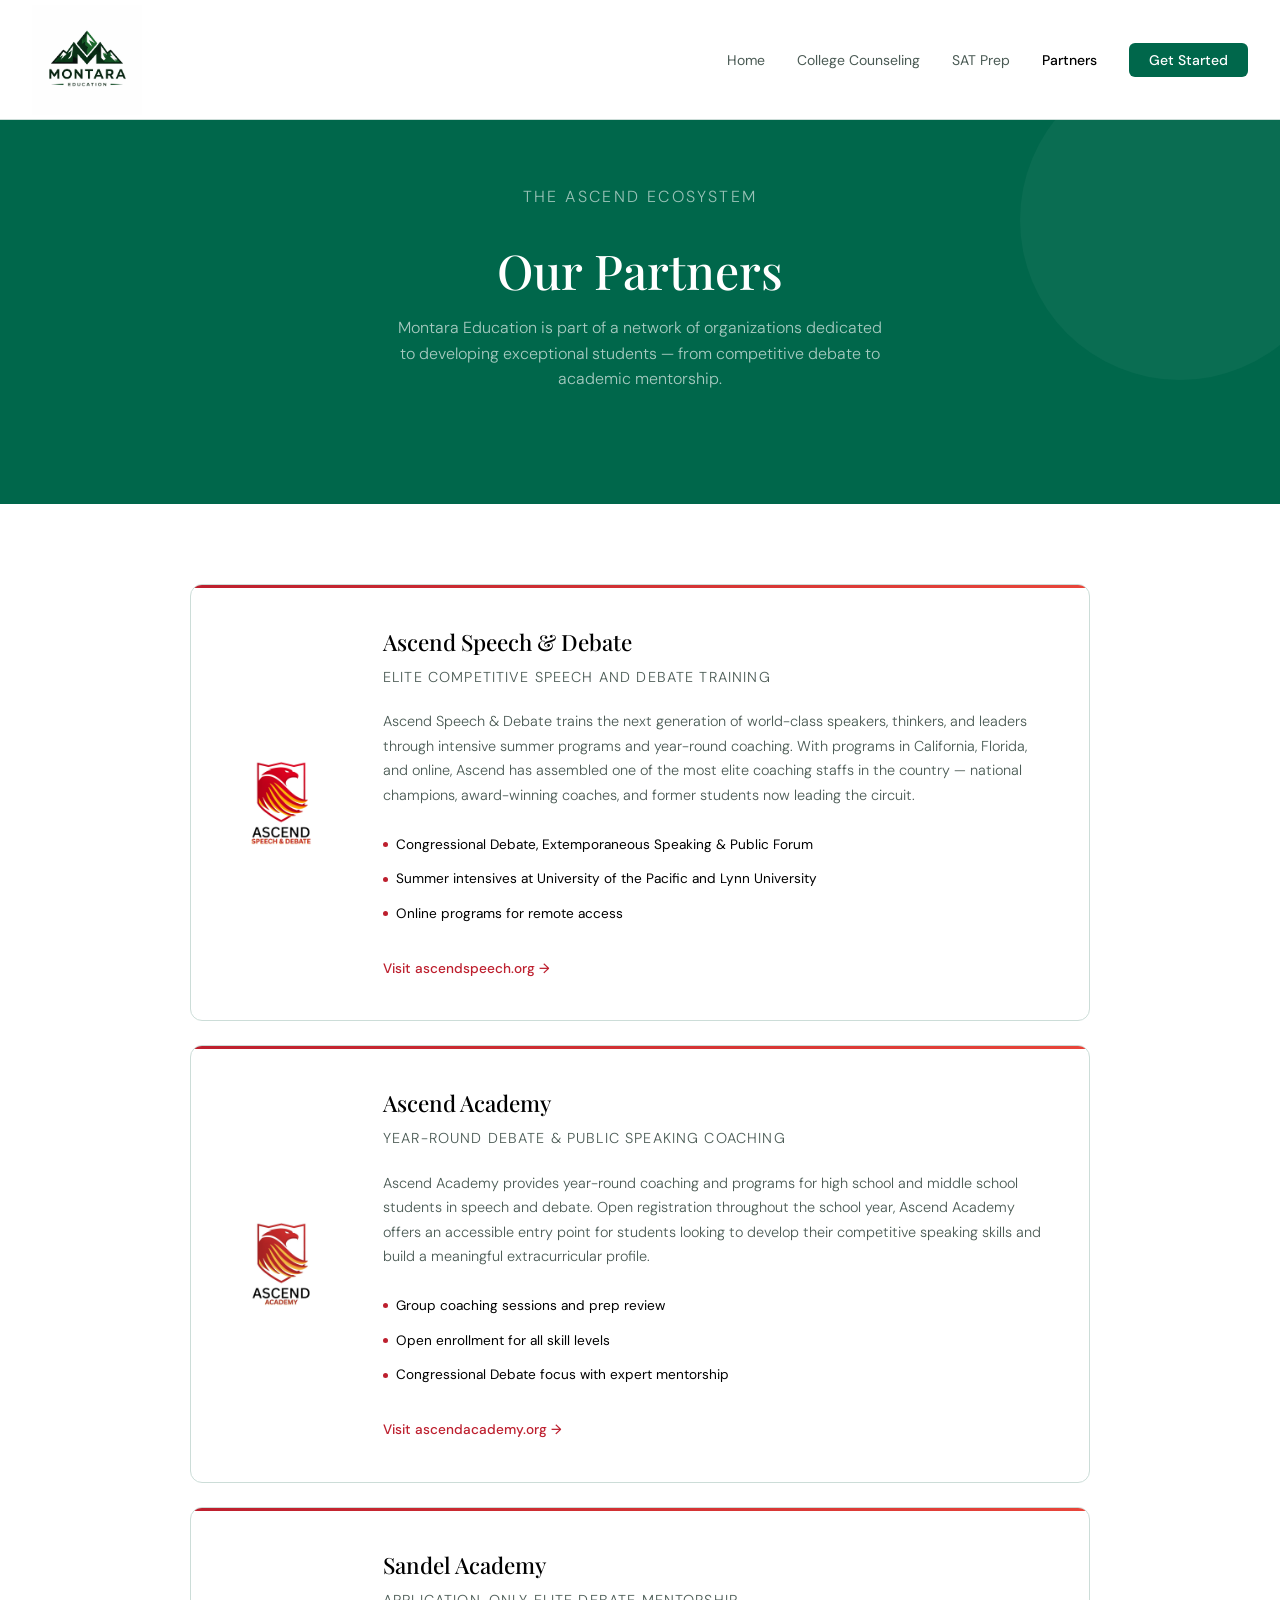
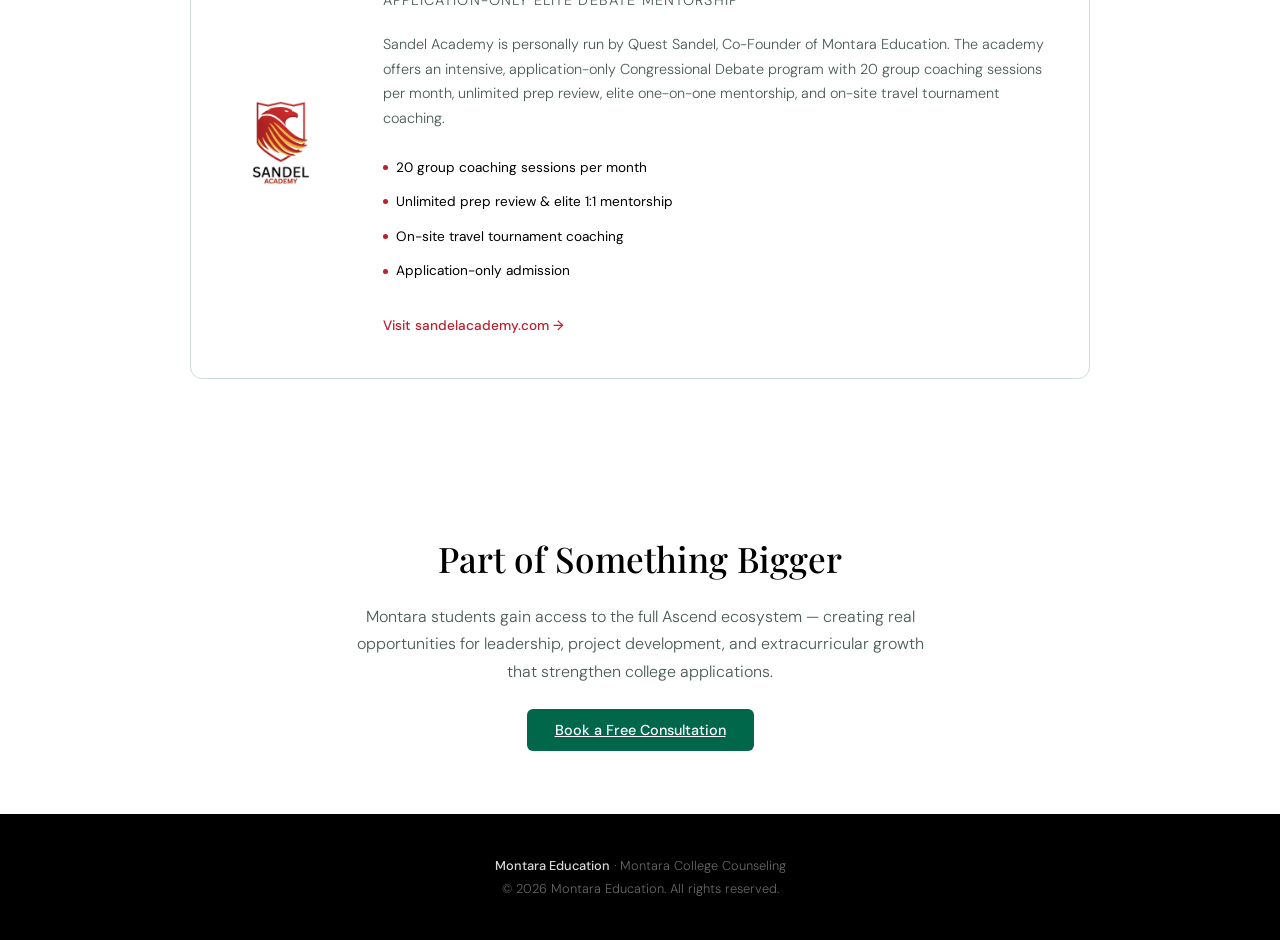
<file: partners.html>
<!DOCTYPE html>
<html lang="en">
<head>
<meta charset="UTF-8">
<meta name="viewport" content="width=device-width, initial-scale=1.0">
<title>Partners — Montara Education</title>
<meta name="description" content="Montara Education partners with Ascend Speech &amp; Debate, Ascend Academy, and Sandel Academy to provide students with leadership, public speaking, and competitive debate opportunities.">
<link rel="canonical" href="https://montaraeducation.com/partners.html">

<!-- Open Graph -->
<meta property="og:type" content="website">
<meta property="og:title" content="Partners — Montara Education">
<meta property="og:description" content="Our partner ecosystem — Ascend Speech &amp; Debate, Ascend Academy, and Sandel Academy.">
<meta property="og:url" content="https://montaraeducation.com/partners.html">
<meta property="og:image" content="https://montaraeducation.com/assets/logo.png">
<meta property="og:site_name" content="Montara Education">

<link rel="icon" type="image/png" href="assets/logo.png">
<link href="https://fonts.googleapis.com/css2?family=Playfair+Display:wght@400;500;600&family=DM+Sans:wght@300;400;500&display=swap" rel="stylesheet">
<link rel="stylesheet" href="styles.css">
<link rel="stylesheet" href="partners.css">
</head>
<body>

<nav>
  <div class="logo">
    <a href="index.html"><img src="assets/logo.png" alt="Montara Education"></a>
  </div>
  <button class="nav-burger" aria-label="Menu" onclick="this.classList.toggle('active');this.nextElementSibling.classList.toggle('nav-open')"><span></span><span></span><span></span></button>
  <ul class="nav-links">
    <li><a href="index.html">Home</a></li>
    <li><a href="counseling.html">College Counseling</a></li>
    <li><a href="sat.html">SAT Prep</a></li>
    <li><a href="partners.html" class="nav-active">Partners</a></li>
    <li><a class="nav-cta" href="counseling.html#contact">Get Started</a></li>
  </ul>
</nav>

<!-- HERO -->
<section class="ihero">
  <p class="eyebrow">The Ascend Ecosystem</p>
  <h1>Our Partners</h1>
  <p>Montara Education is part of a network of organizations dedicated to developing exceptional students &mdash; from competitive debate to academic mentorship.</p>
</section>

<!-- PARTNERS -->
<section class="pt-section">
  <div class="pt-inner">

    <a href="https://www.ascendspeech.org" target="_blank" rel="noopener" class="pt-card">
      <img class="pt-logo" src="assets/ascend-speech-debate.png" alt="Ascend Speech &amp; Debate logo">
      <div class="pt-card-content">
        <h3>Ascend Speech &amp; Debate</h3>
        <p class="pt-tagline">Elite competitive speech and debate training</p>
        <p>Ascend Speech &amp; Debate trains the next generation of world-class speakers, thinkers, and leaders through intensive summer programs and year-round coaching. With programs in California, Florida, and online, Ascend has assembled one of the most elite coaching staffs in the country &mdash; national champions, award-winning coaches, and former students now leading the circuit.</p>
        <ul>
          <li>Congressional Debate, Extemporaneous Speaking &amp; Public Forum</li>
          <li>Summer intensives at University of the Pacific and Lynn University</li>
          <li>Online programs for remote access</li>
        </ul>
        <span class="pt-link">Visit ascendspeech.org &rarr;</span>
      </div>
    </a>

    <a href="https://www.ascendacademy.org" target="_blank" rel="noopener" class="pt-card">
      <img class="pt-logo" src="assets/ascendacademylogo.png" alt="Ascend Academy logo">
      <div class="pt-card-content">
        <h3>Ascend Academy</h3>
        <p class="pt-tagline">Year-round debate &amp; public speaking coaching</p>
        <p>Ascend Academy provides year-round coaching and programs for high school and middle school students in speech and debate. Open registration throughout the school year, Ascend Academy offers an accessible entry point for students looking to develop their competitive speaking skills and build a meaningful extracurricular profile.</p>
        <ul>
          <li>Group coaching sessions and prep review</li>
          <li>Open enrollment for all skill levels</li>
          <li>Congressional Debate focus with expert mentorship</li>
        </ul>
        <span class="pt-link">Visit ascendacademy.org &rarr;</span>
      </div>
    </a>

    <a href="https://www.sandelacademy.com" target="_blank" rel="noopener" class="pt-card">
      <img class="pt-logo" src="assets/sandel-academy.png" alt="Sandel Academy logo">
      <div class="pt-card-content">
        <h3>Sandel Academy</h3>
        <p class="pt-tagline">Application-only elite debate mentorship</p>
        <p>Sandel Academy is personally run by Quest Sandel, Co-Founder of Montara Education. The academy offers an intensive, application-only Congressional Debate program with 20 group coaching sessions per month, unlimited prep review, elite one-on-one mentorship, and on-site travel tournament coaching.</p>
        <ul>
          <li>20 group coaching sessions per month</li>
          <li>Unlimited prep review &amp; elite 1:1 mentorship</li>
          <li>On-site travel tournament coaching</li>
          <li>Application-only admission</li>
        </ul>
        <span class="pt-link">Visit sandelacademy.com &rarr;</span>
      </div>
    </a>

  </div>
</section>

<!-- CTA -->
<section class="pt-cta">
  <h2 class="stitle">Part of Something Bigger</h2>
  <p>Montara students gain access to the full Ascend ecosystem &mdash; creating real opportunities for leadership, project development, and extracurricular growth that strengthen college applications.</p>
  <a class="btn-g" href="counseling.html#contact">Book a Free Consultation</a>
</section>

<footer>
  <strong>Montara Education</strong> &middot; Montara College Counseling<br>
  &copy; <script>document.write(new Date().getFullYear())</script> Montara Education. All rights reserved.
</footer>

</body>
</html>
</file>
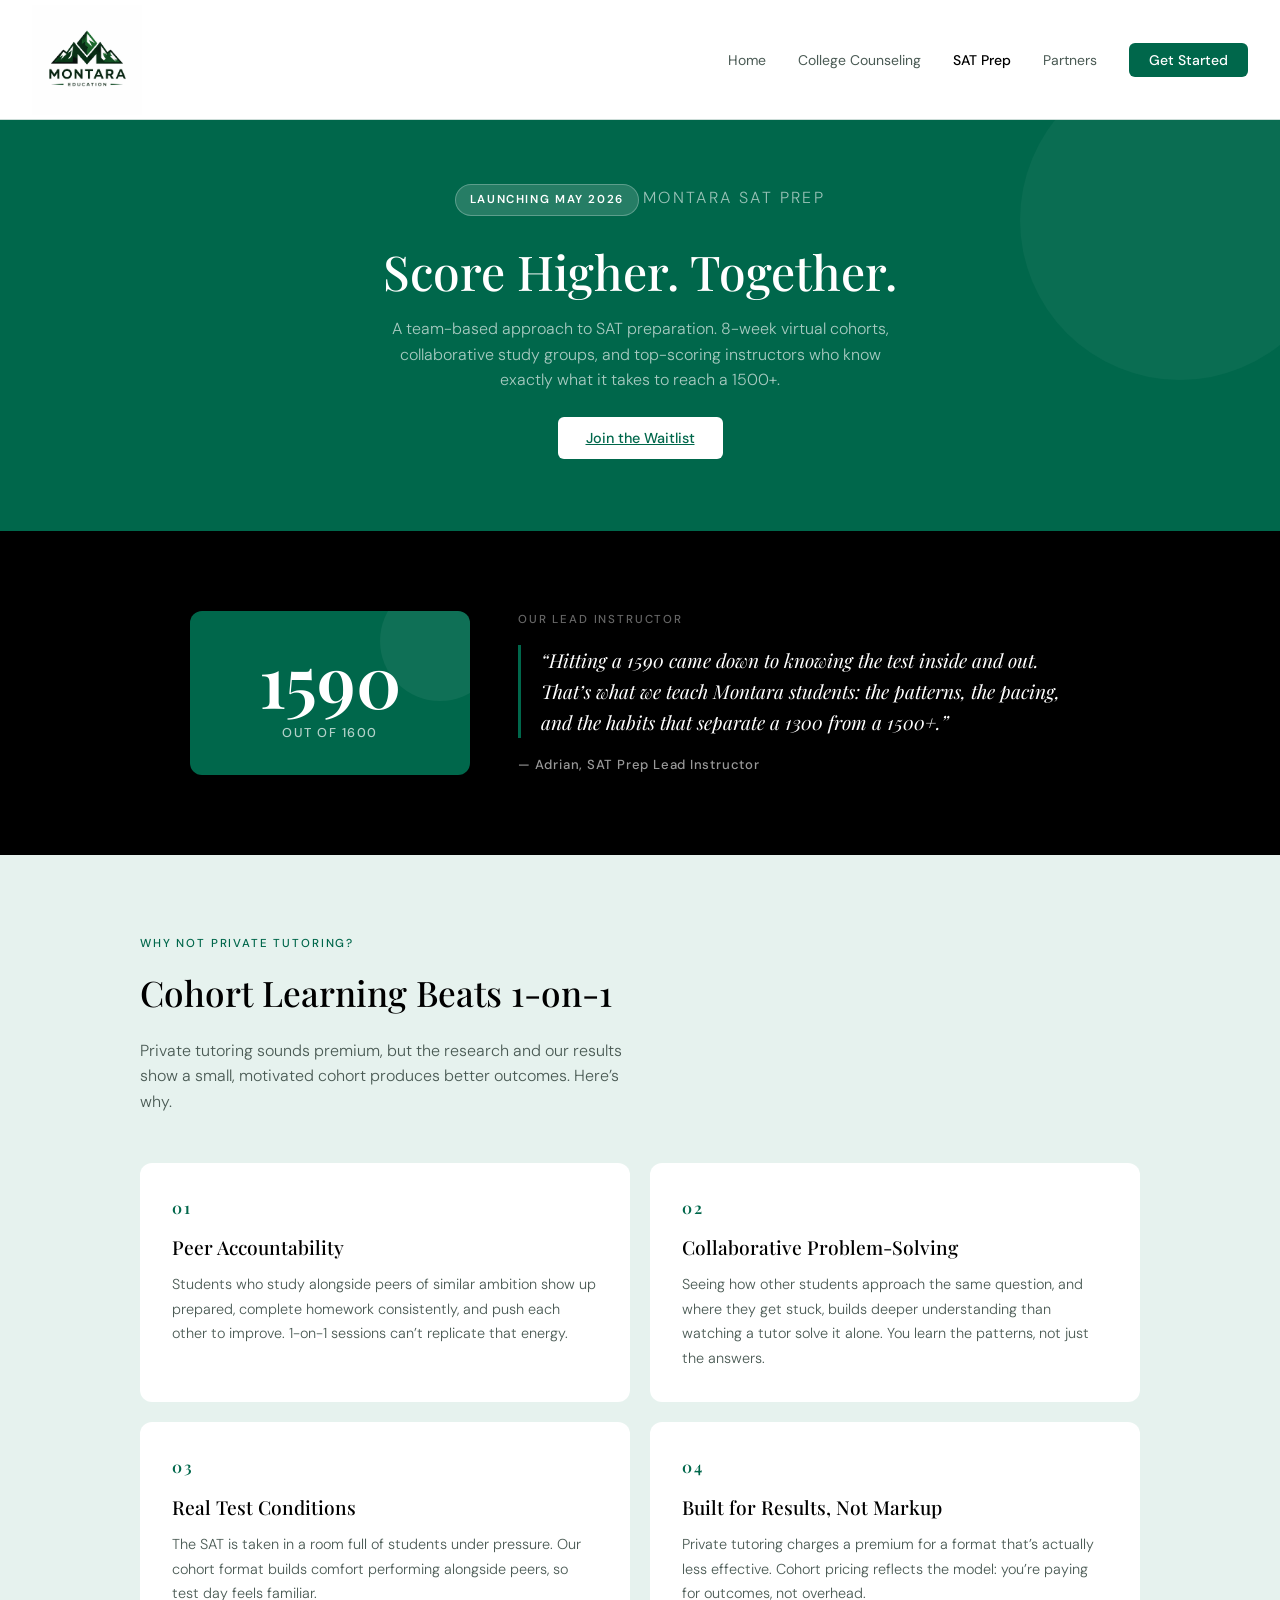
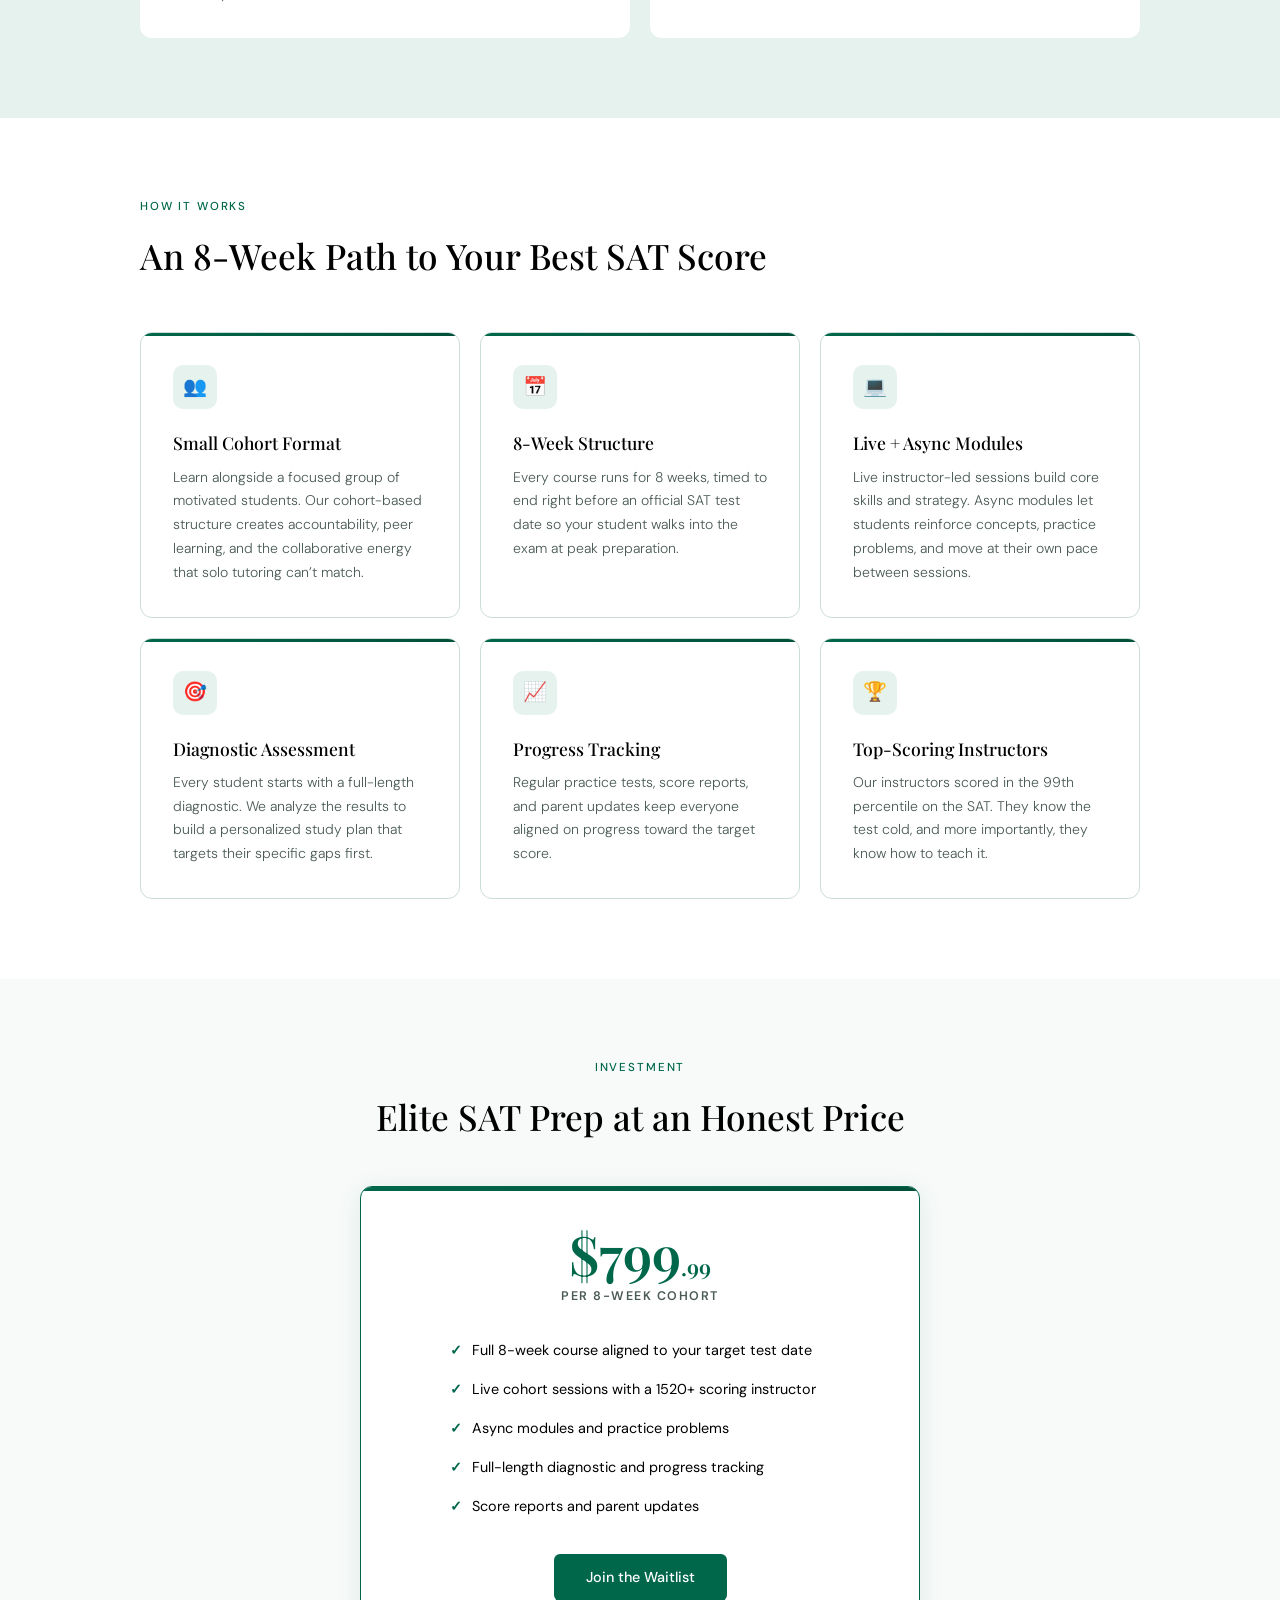
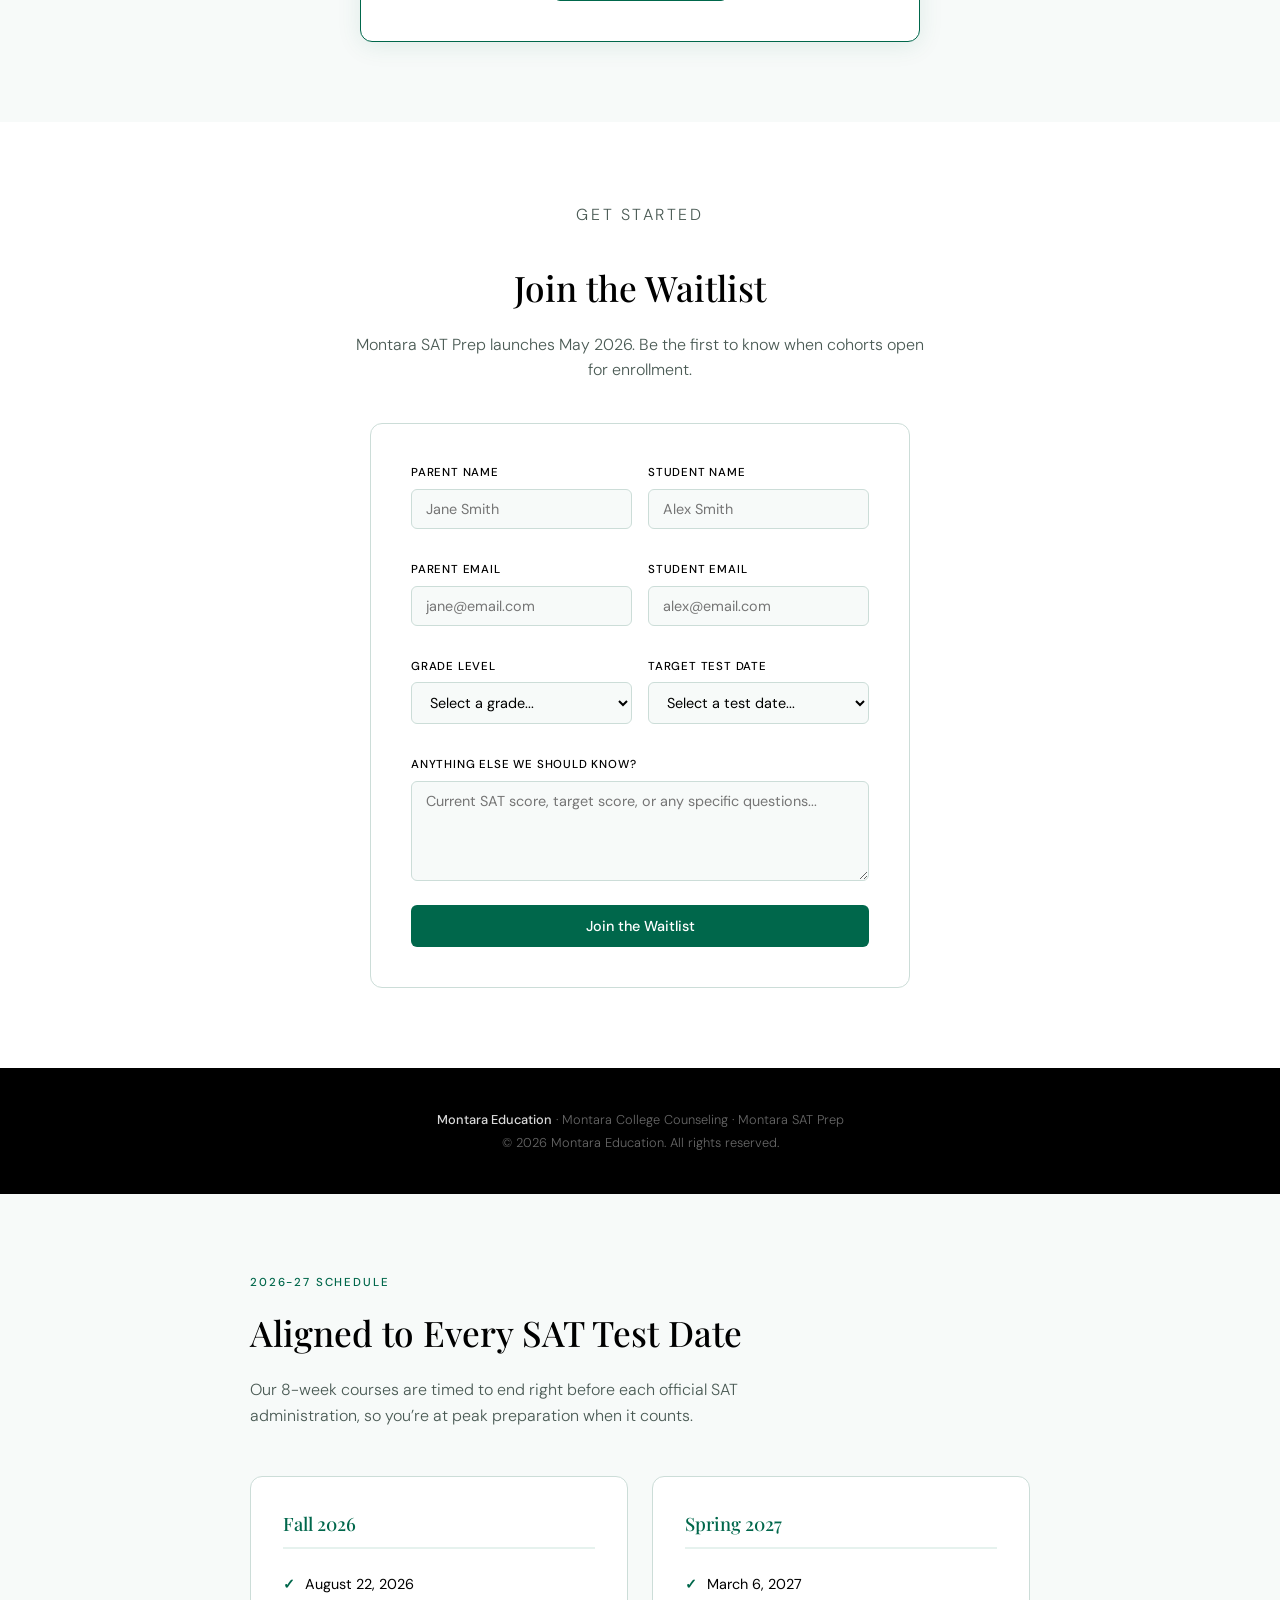
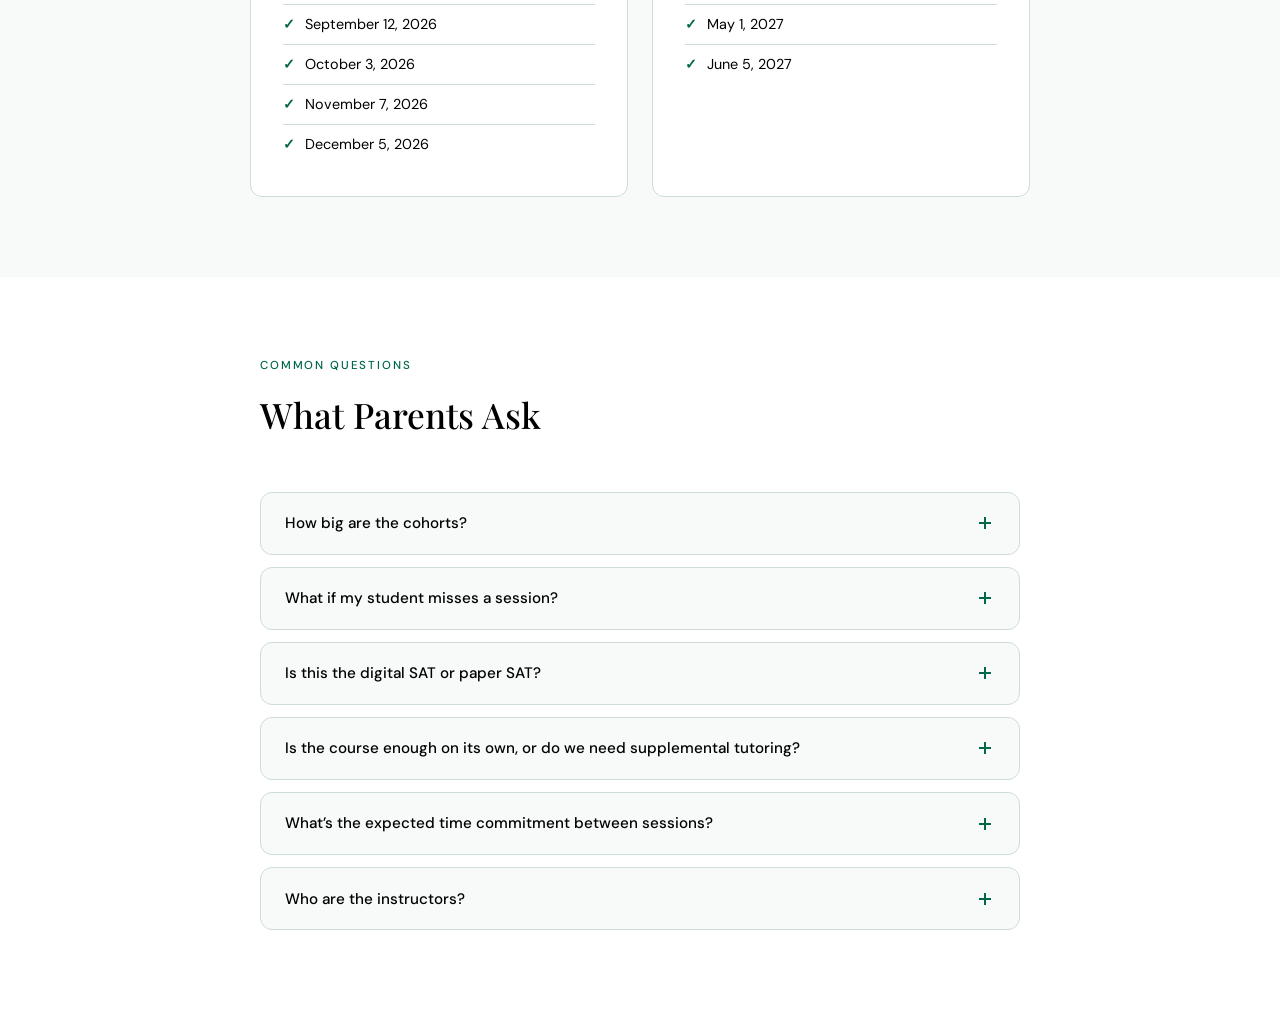
<file: sat.html>
<!DOCTYPE html>
<html lang="en">
<head>
<meta charset="UTF-8">
<meta name="viewport" content="width=device-width, initial-scale=1.0">
<title>SAT Prep — Montara Education</title>
<meta name="description" content="Montara SAT Prep — 8-week virtual cohort courses aligned to official SAT test dates. Small groups, collaborative learning, and top-scoring instructors. Launching May 2026.">
<meta name="keywords" content="SAT prep, SAT tutoring, SAT courses, SAT 1500, Montara SAT, small group SAT">
<link rel="canonical" href="https://montaraeducation.com/sat.html">

<!-- Open Graph -->
<meta property="og:type" content="website">
<meta property="og:title" content="SAT Prep — Montara Education">
<meta property="og:description" content="8-week virtual cohort courses aligned to SAT test dates. Small groups, collaborative learning, and top-scoring instructors.">
<meta property="og:url" content="https://montaraeducation.com/sat.html">
<meta property="og:image" content="https://montaraeducation.com/assets/logo.png">
<meta property="og:site_name" content="Montara Education">

<!-- Twitter Card -->
<meta name="twitter:card" content="summary_large_image">
<meta name="twitter:title" content="SAT Prep — Montara Education">
<meta name="twitter:description" content="8-week virtual cohort SAT prep launching May 2026.">
<meta name="twitter:image" content="https://montaraeducation.com/assets/logo.png">

<link rel="icon" type="image/png" href="assets/logo.png">
<link href="https://fonts.googleapis.com/css2?family=Playfair+Display:wght@400;500;600&family=DM+Sans:wght@300;400;500&display=swap" rel="stylesheet">
<link rel="stylesheet" href="styles.css">
<link rel="stylesheet" href="sat.css">

<!-- Structured Data -->
<script type="application/ld+json">
{
  "@context": "https://schema.org",
  "@type": "Course",
  "name": "Montara SAT Prep",
  "description": "8-week virtual cohort SAT preparation course aligned to official SAT test dates, featuring small groups and collaborative learning.",
  "provider": {
    "@type": "EducationalOrganization",
    "name": "Montara Education",
    "url": "https://montaraeducation.com"
  },
  "url": "https://montaraeducation.com/sat.html",
  "offers": {
    "@type": "Offer",
    "price": "799.99",
    "priceCurrency": "USD",
    "category": "Tuition"
  }
}
</script>
</head>
<body>

<nav>
  <div class="logo">
    <a href="index.html"><img src="assets/logo.png" alt="Montara Education"></a>
  </div>
  <button class="nav-burger" aria-label="Menu" onclick="this.classList.toggle('active');this.nextElementSibling.classList.toggle('nav-open')"><span></span><span></span><span></span></button>
  <ul class="nav-links">
    <li><a href="index.html">Home</a></li>
    <li><a href="counseling.html">College Counseling</a></li>
    <li><a href="sat.html" class="nav-active">SAT Prep</a></li>
    <li><a href="partners.html">Partners</a></li>
    <li><a class="nav-cta" href="#contact">Get Started</a></li>
  </ul>
</nav>

<!-- HERO -->
<section class="ihero sat-hero">
  <div class="sat-hero-badge">Launching May 2026</div>
  <p class="eyebrow">Montara SAT Prep</p>
  <h1>Score Higher. Together.</h1>
  <p>A team-based approach to SAT preparation. 8-week virtual cohorts, collaborative study groups, and top-scoring instructors who know exactly what it takes to reach a 1500+.</p>
  <a class="btn-w" href="#contact">Join the Waitlist</a>
</section>

<!-- FEATURED TESTIMONIAL -->
<section class="sat-testimonial">
  <div class="sat-testimonial-inner">
    <div class="sat-testimonial-score">
      <div class="sat-score-number">1590</div>
      <div class="sat-score-label">out of 1600</div>
    </div>
    <div class="sat-testimonial-content">
      <p class="slabel">Our Lead Instructor</p>
      <blockquote>
        <p>&ldquo;Hitting a 1590 came down to knowing the test inside and out. That&rsquo;s what we teach Montara students: the patterns, the pacing, and the habits that separate a 1300 from a 1500+.&rdquo;</p>
      </blockquote>
      <div class="sat-testimonial-author">&mdash; Adrian, SAT Prep Lead Instructor</div>
    </div>
  </div>
</section>

<!-- WHY COHORT -->
<section class="sat-cohort">
  <div class="sat-cohort-inner">
    <p class="slabel">Why Not Private Tutoring?</p>
    <h2 class="stitle">Cohort Learning Beats 1-on-1</h2>
    <p class="ssub">Private tutoring sounds premium, but the research and our results show a small, motivated cohort produces better outcomes. Here&rsquo;s why.</p>
    <div class="sat-cohort-grid">
      <div class="sat-cohort-card">
        <div class="sat-cohort-num">01</div>
        <h3>Peer Accountability</h3>
        <p>Students who study alongside peers of similar ambition show up prepared, complete homework consistently, and push each other to improve. 1-on-1 sessions can&rsquo;t replicate that energy.</p>
      </div>
      <div class="sat-cohort-card">
        <div class="sat-cohort-num">02</div>
        <h3>Collaborative Problem-Solving</h3>
        <p>Seeing how other students approach the same question, and where they get stuck, builds deeper understanding than watching a tutor solve it alone. You learn the patterns, not just the answers.</p>
      </div>
      <div class="sat-cohort-card">
        <div class="sat-cohort-num">03</div>
        <h3>Real Test Conditions</h3>
        <p>The SAT is taken in a room full of students under pressure. Our cohort format builds comfort performing alongside peers, so test day feels familiar.</p>
      </div>
      <div class="sat-cohort-card">
        <div class="sat-cohort-num">04</div>
        <h3>Built for Results, Not Markup</h3>
        <p>Private tutoring charges a premium for a format that&rsquo;s actually less effective. Cohort pricing reflects the model: you&rsquo;re paying for outcomes, not overhead.</p>
      </div>
    </div>
  </div>
</section>

<!-- COURSE STRUCTURE -->
<section class="sat-structure">
  <div class="sat-structure-inner">
    <p class="slabel">How It Works</p>
    <h2 class="stitle">An 8-Week Path to Your Best SAT Score</h2>
    <div class="sat-structure-grid">
      <div class="sat-feature">
        <div class="sat-feature-icon">&#128101;</div>
        <h3>Small Cohort Format</h3>
        <p>Learn alongside a focused group of motivated students. Our cohort-based structure creates accountability, peer learning, and the collaborative energy that solo tutoring can&rsquo;t match.</p>
      </div>
      <div class="sat-feature">
        <div class="sat-feature-icon">&#128197;</div>
        <h3>8-Week Structure</h3>
        <p>Every course runs for 8 weeks, timed to end right before an official SAT test date so your student walks into the exam at peak preparation.</p>
      </div>
      <div class="sat-feature">
        <div class="sat-feature-icon">&#128187;</div>
        <h3>Live + Async Modules</h3>
        <p>Live instructor-led sessions build core skills and strategy. Async modules let students reinforce concepts, practice problems, and move at their own pace between sessions.</p>
      </div>
      <div class="sat-feature">
        <div class="sat-feature-icon">&#127919;</div>
        <h3>Diagnostic Assessment</h3>
        <p>Every student starts with a full-length diagnostic. We analyze the results to build a personalized study plan that targets their specific gaps first.</p>
      </div>
      <div class="sat-feature">
        <div class="sat-feature-icon">&#128200;</div>
        <h3>Progress Tracking</h3>
        <p>Regular practice tests, score reports, and parent updates keep everyone aligned on progress toward the target score.</p>
      </div>
      <div class="sat-feature">
        <div class="sat-feature-icon">&#127942;</div>
        <h3>Top-Scoring Instructors</h3>
        <p>Our instructors scored in the 99th percentile on the SAT. They know the test cold, and more importantly, they know how to teach it.</p>
      </div>
    </div>
  </div>
</section>

<!-- PRICING -->
<section class="sat-pricing">
  <div class="sat-pricing-inner">
    <p class="slabel">Investment</p>
    <h2 class="stitle">Elite SAT Prep at an Honest Price</h2>
    <div class="sat-pricing-card">
      <div class="sat-pricing-amount">$799<span class="sat-pricing-cents">.99</span></div>
      <div class="sat-pricing-label">Per 8-Week Cohort</div>
      <ul class="sat-pricing-list">
        <li>Full 8-week course aligned to your target test date</li>
        <li>Live cohort sessions with a 1520+ scoring instructor</li>
        <li>Async modules and practice problems</li>
        <li>Full-length diagnostic and progress tracking</li>
        <li>Score reports and parent updates</li>
      </ul>
      <a class="btn-g sat-pricing-btn" href="#contact">Join the Waitlist</a>
    </div>
  </div>
</section>

<!-- CTA -->
<section class="ctasec" id="contact">
  <p class="slabel">Get Started</p>
  <h2>Join the Waitlist</h2>
  <p>Montara SAT Prep launches May 2026. Be the first to know when cohorts open for enrollment.</p>
  <div class="cform">
    <div class="frow">
      <div class="fg"><label>Parent Name</label><input type="text" placeholder="Jane Smith"></div>
      <div class="fg"><label>Student Name</label><input type="text" placeholder="Alex Smith"></div>
    </div>
    <div class="frow">
      <div class="fg"><label>Parent Email</label><input type="email" placeholder="jane@email.com"></div>
      <div class="fg"><label>Student Email</label><input type="email" placeholder="alex@email.com"></div>
    </div>
    <div class="frow">
      <div class="fg">
        <label>Grade Level</label>
        <select>
          <option value="">Select a grade...</option>
          <option>8th Grade</option>
          <option>9th Grade</option>
          <option>10th Grade</option>
          <option>11th Grade</option>
          <option>12th Grade</option>
        </select>
      </div>
      <div class="fg">
        <label>Target Test Date</label>
        <select>
          <option value="">Select a test date...</option>
          <option>August 2026</option>
          <option>September 2026</option>
          <option>October 2026</option>
          <option>November 2026</option>
          <option>December 2026</option>
          <option>March 2027</option>
          <option>May 2027</option>
          <option>June 2027</option>
          <option>Not sure yet</option>
        </select>
      </div>
    </div>
    <div class="fg" style="margin-bottom:1.5rem">
      <label>Anything else we should know?</label>
      <textarea placeholder="Current SAT score, target score, or any specific questions..."></textarea>
    </div>
    <button class="btn-g" style="width:100%">Join the Waitlist</button>
  </div>
</section>


<footer>
  <strong>Montara Education</strong> &middot; Montara College Counseling &middot; Montara SAT Prep<br>
  &copy; <script>document.write(new Date().getFullYear())</script> Montara Education. All rights reserved.
</footer>

</body>
</html>

<!-- TEST DATES -->
<section class="sat-dates">
  <div class="sat-dates-inner">
    <p class="slabel">2026-27 Schedule</p>
    <h2 class="stitle">Aligned to Every SAT Test Date</h2>
    <p class="ssub">Our 8-week courses are timed to end right before each official SAT administration, so you&rsquo;re at peak preparation when it counts.</p>
    <div class="sat-dates-grid">
      <div class="sat-date-group">
        <h4>Fall 2026</h4>
        <ul>
          <li>August 22, 2026</li>
          <li>September 12, 2026</li>
          <li>October 3, 2026</li>
          <li>November 7, 2026</li>
          <li>December 5, 2026</li>
        </ul>
      </div>
      <div class="sat-date-group">
        <h4>Spring 2027</h4>
        <ul>
          <li>March 6, 2027</li>
          <li>May 1, 2027</li>
          <li>June 5, 2027</li>
        </ul>
      </div>
    </div>
  </div>
</section>

<!-- FAQ -->
<section class="sat-faq">
  <div class="sat-faq-inner">
    <p class="slabel">Common Questions</p>
    <h2 class="stitle">What Parents Ask</h2>
    <div class="sat-faq-list">
      <details class="sat-faq-item">
        <summary><span>How big are the cohorts?</span><span class="sat-faq-toggle"></span></summary>
        <p>Cohorts are intentionally small, typically 6&ndash;10 students. That gives every student meaningful attention from the instructor and enough peers to create genuine collaborative energy.</p>
      </details>
      <details class="sat-faq-item">
        <summary><span>What if my student misses a session?</span><span class="sat-faq-toggle"></span></summary>
        <p>Every live session is recorded and paired with async modules covering the same material. Students who miss a session can catch up between classes without falling behind.</p>
      </details>
      <details class="sat-faq-item">
        <summary><span>Is this the digital SAT or paper SAT?</span><span class="sat-faq-toggle"></span></summary>
        <p>Our curriculum is built entirely around the digital SAT, the format used for all SAT administrations starting in 2024. Students practice in the exact conditions they&rsquo;ll encounter on test day.</p>
      </details>
      <details class="sat-faq-item">
        <summary><span>Is the course enough on its own, or do we need supplemental tutoring?</span><span class="sat-faq-toggle"></span></summary>
        <p>For most students, the 8-week course plus async practice is sufficient to reach their target score. Students with specific weak areas can add supplemental 1-on-1 sessions on request, but the majority don&rsquo;t need it.</p>
      </details>
      <details class="sat-faq-item">
        <summary><span>What&rsquo;s the expected time commitment between sessions?</span><span class="sat-faq-toggle"></span></summary>
        <p>Plan for roughly 3&ndash;5 hours of self-directed practice per week: async modules, timed sections, and at least one full-length practice test every other week. Students who put in the work see the biggest gains.</p>
      </details>
      <details class="sat-faq-item">
        <summary><span>Who are the instructors?</span><span class="sat-faq-toggle"></span></summary>
        <p>Every Montara SAT instructor scored in the 99th percentile on the SAT and was vetted through a rigorous hiring process. Most are graduate students at top universities who understand both the test and how to teach it.</p>
      </details>
    </div>
  </div>
</section>
</file>
<file: styles.css>
:root {
  --green: #00674B;
  --green-dark: #004f39;
  --green-light: #e6f2ee;
  --green-mid: #ccddd8;
  --black: #000000;
  --white: #ffffff;
  --off: #f7faf9;
  --muted: #4a5a54;
  --border: #ccddd8;
  --r: 12px;
}

*, *::before, *::after { box-sizing: border-box; margin: 0; padding: 0; }
html { scroll-behavior: smooth; }
body { font-family: 'DM Sans', sans-serif; color: var(--black); background: var(--white); line-height: 1.6; }

/* NAV */
nav {
  position: sticky; top: 0; z-index: 100;
  background: var(--white);
  border-bottom: 1px solid var(--border);
  padding: 0 2rem;
  display: flex; align-items: center; justify-content: space-between;
  height: 120px;
}
.logo { cursor: pointer; display: flex; align-items: center; }
.logo img { height: 110px; width: auto; display: block; }
.nav-links { display: flex; align-items: center; gap: 2rem; list-style: none; }
.nav-links a { font-size: .875rem; color: var(--muted); text-decoration: none; cursor: pointer; transition: color .2s; }
.nav-links a:hover { color: var(--black); }
.nav-cta { background: var(--green) !important; color: var(--white) !important; padding: 8px 20px; border-radius: 6px; font-weight: 500 !important; }
.nav-cta:hover { background: var(--green-dark) !important; }

/* PAGE SYSTEM */
.page { display: none; }
.page.active { display: block; }

/* HERO */
.hero { background: var(--green); padding: 80px 2rem 100px; position: relative; overflow: hidden; }
.hero::before { content: ''; position: absolute; top: -60px; right: -60px; width: 400px; height: 400px; border-radius: 50%; background: rgba(255,255,255,.04); }
.hero-inner { max-width: 760px; margin: 0 auto; text-align: center; position: relative; z-index: 1; }
.hero-logo { height: 80px; width: auto; margin: 0 auto 2rem; display: block; filter: brightness(0) invert(1); }
.eyebrow { display: inline-block; font-size: .72rem; font-weight: 500; letter-spacing: .15em; text-transform: uppercase; color: rgba(255,255,255,.6); margin-bottom: 1.5rem; }
.hero h1 { font-family: 'Playfair Display', serif; font-size: clamp(2.2rem, 5vw, 3.4rem); font-weight: 500; color: var(--white); line-height: 1.2; margin-bottom: 1.5rem; }
.hero h1 em { font-style: italic; color: rgba(255,255,255,.75); }
.hero-sub { font-size: 1.05rem; font-weight: 300; color: rgba(255,255,255,.7); max-width: 540px; margin: 0 auto 2.5rem; }
.hero-actions { display: flex; gap: 1rem; justify-content: center; flex-wrap: wrap; }

/* BUTTONS */
.btn-w { background: var(--white); color: var(--green); padding: 12px 28px; border-radius: 6px; font-weight: 500; font-size: .9rem; cursor: pointer; border: none; font-family: 'DM Sans', sans-serif; transition: background .2s; }
.btn-w:hover { background: var(--off); }
.btn-ol { background: transparent; color: var(--white); padding: 12px 28px; border-radius: 6px; font-weight: 400; font-size: .9rem; cursor: pointer; border: 1px solid rgba(255,255,255,.4); font-family: 'DM Sans', sans-serif; transition: all .2s; }
.btn-ol:hover { border-color: rgba(255,255,255,.7); background: rgba(255,255,255,.06); }
.btn-g { background: var(--green); color: var(--white); padding: 12px 28px; border-radius: 6px; font-weight: 500; font-size: .9rem; cursor: pointer; border: none; font-family: 'DM Sans', sans-serif; transition: background .2s; }
.btn-g:hover { background: var(--green-dark); }

/* TRUST BAR */
.trust { background: var(--off); border-bottom: 1px solid var(--border); padding: 1.25rem 0; text-align: center; }
.trust p { font-size: .72rem; font-weight: 500; letter-spacing: .12em; text-transform: uppercase; color: var(--muted); margin-bottom: .75rem; }
.trust-marquee {
  position: relative; overflow: hidden; width: 100%;
  mask-image: linear-gradient(90deg, transparent, black 5%, black 95%, transparent);
  -webkit-mask-image: linear-gradient(90deg, transparent, black 5%, black 95%, transparent);
}
.trust-track {
  display: inline-flex; gap: 0; animation: marquee 40s linear infinite;
  white-space: nowrap; min-width: 200%;
}
.trust-track span {
  font-size: .85rem; font-weight: 500; color: var(--black); opacity: .45;
  flex-shrink: 0; padding: 0 1.5rem; white-space: nowrap;
}
@keyframes marquee { 0% { transform: translateX(0); } 100% { transform: translateX(-50%); } }

/* SECTIONS */
.section { padding: 80px 2rem; max-width: 1100px; margin: 0 auto; }
.slabel { font-size: .72rem; font-weight: 500; letter-spacing: .16em; text-transform: uppercase; color: var(--green); margin-bottom: .75rem; }
.stitle { font-family: 'Playfair Display', serif; font-size: clamp(1.6rem, 3.5vw, 2.2rem); font-weight: 500; color: var(--black); margin-bottom: 1rem; }
.ssub { font-size: 1rem; font-weight: 300; color: var(--muted); max-width: 500px; margin-bottom: 3rem; }

/* UNIT CARDS */
.units-grid { display: grid; grid-template-columns: repeat(auto-fit, minmax(300px, 1fr)); gap: 1.5rem; }
.ucard { border: 1px solid var(--border); border-radius: var(--r); padding: 2.5rem; position: relative; overflow: hidden; cursor: pointer; transition: box-shadow .25s, transform .25s; background: var(--white); }
.ucard:hover { box-shadow: 0 8px 32px rgba(0,103,75,.1); transform: translateY(-2px); }
.ucard::before { content: ''; position: absolute; top: 0; left: 0; right: 0; height: 3px; background: var(--green); }
.uicon { width: 44px; height: 44px; border-radius: 10px; background: var(--green-light); display: flex; align-items: center; justify-content: center; font-size: 1.2rem; margin-bottom: 1.5rem; }
.ucard h3 { font-family: 'Playfair Display', serif; font-size: 1.35rem; font-weight: 500; margin-bottom: .75rem; color: var(--black); }
.ucard p { font-size: .9rem; font-weight: 300; color: var(--muted); line-height: 1.7; margin-bottom: 1.5rem; }
.uf { list-style: none; margin-bottom: 2rem; }
.uf li { font-size: .85rem; color: var(--black); padding: .4rem 0; border-bottom: 1px solid var(--border); display: flex; align-items: center; gap: .6rem; }
.uf li:last-child { border-bottom: none; }
.uf li::before { content: ''; width: 5px; height: 5px; background: var(--green); border-radius: 50%; flex-shrink: 0; }
.ucard-price {
  font-family: 'Playfair Display', serif; font-size: 1.4rem; font-weight: 600;
  color: var(--green); margin-bottom: 1rem; padding-top: .25rem;
}
.ucard-price span { font-size: .8rem; font-weight: 400; color: var(--muted); font-family: 'DM Sans', sans-serif; }
.ulink { font-size: .85rem; font-weight: 500; color: var(--green); cursor: pointer; }
.ulink:hover { color: var(--green-dark); }
.ucard-soon { opacity: .6; cursor: default; pointer-events: none; }
.ucard-soon::before { background: var(--muted); }
.ulink-soon { color: var(--muted); font-style: italic; }

/* STATS */
.stats { background: var(--black); padding: 64px 2rem; }
.stats-grid { max-width: 900px; margin: 0 auto; display: grid; grid-template-columns: repeat(auto-fit, minmax(180px, 1fr)); gap: 3rem; text-align: center; }
.snum { font-family: 'Playfair Display', serif; font-size: 2.8rem; font-weight: 600; color: var(--white); line-height: 1; margin-bottom: .5rem; }
.slbl { font-size: .82rem; font-weight: 300; color: rgba(255,255,255,.5); letter-spacing: .02em; }

/* TESTIMONIALS */
.testi { padding: 80px 2rem; background: var(--green-light); }
.testi-inner { max-width: 900px; margin: 0 auto; }
.tgrid { display: grid; grid-template-columns: repeat(auto-fit, minmax(260px, 1fr)); gap: 1.5rem; margin-top: 3rem; }
.tcard { background: var(--white); border: 1px solid var(--green-mid); border-radius: var(--r); padding: 1.75rem; }
.tquote { font-family: 'Playfair Display', serif; font-size: .975rem; font-style: italic; color: var(--black); line-height: 1.75; margin-bottom: 1.25rem; }
.tauthor { font-size: .78rem; font-weight: 500; color: var(--muted); text-transform: uppercase; letter-spacing: .08em; }
.tservice { font-size: .75rem; color: var(--green); margin-top: 4px; font-weight: 500; }

/* CTA / FORM */
.ctasec { padding: 80px 2rem; text-align: center; max-width: 640px; margin: 0 auto; }
.ctasec h2 { font-family: 'Playfair Display', serif; font-size: clamp(1.6rem, 3.5vw, 2.2rem); font-weight: 500; color: var(--black); margin-bottom: 1rem; }
.ctasec p { font-size: 1rem; font-weight: 300; color: var(--muted); margin-bottom: 2rem; }
.cform { background: var(--white); border: 1px solid var(--border); border-radius: var(--r); padding: 2.5rem; max-width: 540px; margin: 2.5rem auto 0; text-align: left; }
.frow { display: grid; grid-template-columns: 1fr 1fr; gap: 1rem; margin-bottom: 1rem; }
.fg { display: flex; flex-direction: column; gap: .4rem; margin-bottom: 1rem; }
.fg label { font-size: .72rem; font-weight: 500; color: var(--black); text-transform: uppercase; letter-spacing: .07em; }
.fg input, .fg select, .fg textarea { font-family: 'DM Sans', sans-serif; font-size: .9rem; padding: 10px 14px; border: 1px solid var(--border); border-radius: 6px; color: var(--black); background: var(--off); outline: none; transition: border-color .2s; }
.fg input:focus, .fg select:focus, .fg textarea:focus { border-color: var(--green); background: var(--white); }
.fg textarea { resize: vertical; min-height: 100px; }

/* HOME TRACK RECORD (compressed) */
.home-record { background: var(--off); padding: 80px 2rem; border-top: 1px solid var(--border); }
.home-record-inner { max-width: 900px; margin: 0 auto; text-align: center; }
.home-record .slabel, .home-record .stitle, .home-record .ssub { text-align: center; margin-left: auto; margin-right: auto; }
.home-record-grid { display: flex; flex-wrap: wrap; justify-content: center; gap: .75rem; margin: 2.5rem 0 2rem; }
.home-school {
  display: flex; align-items: center; gap: .5rem;
  background: var(--white); border: 1px solid var(--border);
  border-radius: 8px; padding: .6rem 1rem;
  transition: box-shadow .2s, transform .2s;
}
.home-school:hover { box-shadow: 0 4px 16px rgba(0,103,75,.08); transform: translateY(-1px); }
.home-school img { height: 24px; width: 24px; object-fit: contain; flex-shrink: 0; }
.home-school-count {
  font-family: 'Playfair Display', serif; font-size: 1.2rem; font-weight: 600;
  color: var(--green); line-height: 1; min-width: 22px;
}
.home-school-name { font-size: .82rem; font-weight: 400; color: var(--muted); }
.home-record-link {
  display: inline-block; font-size: .9rem; font-weight: 500; color: var(--green);
  text-decoration: none; margin-top: .5rem; transition: color .2s;
}
.home-record-link:hover { color: var(--green-dark); }

/* FOOTER */
footer { background: var(--black); color: rgba(255,255,255,.4); padding: 2.5rem 2rem; text-align: center; font-size: .8rem; font-weight: 300; line-height: 1.8; }
footer strong { color: rgba(255,255,255,.85); font-weight: 500; }

/* INNER PAGE HERO */
.ihero { background: var(--green); padding: 64px 2rem 80px; text-align: center; position: relative; overflow: hidden; }
.ihero::before { content: ''; position: absolute; top: -60px; right: -60px; width: 320px; height: 320px; border-radius: 50%; background: rgba(255,255,255,.04); }
.ihero .eyebrow { color: rgba(255,255,255,.6); }
.ihero h1 { font-family: 'Playfair Display', serif; font-size: clamp(2rem, 4.5vw, 3rem); font-weight: 500; color: var(--white); margin-bottom: 1rem; line-height: 1.2; position: relative; }
.ihero p { font-size: 1rem; font-weight: 300; color: rgba(255,255,255,.65); max-width: 500px; margin: 0 auto 2rem; position: relative; }

/* INNER PAGE SECTIONS */
.psec { padding: 72px 2rem; max-width: 1000px; margin: 0 auto; }
.ogrid { display: grid; grid-template-columns: repeat(auto-fit, minmax(240px, 1fr)); gap: 1.25rem; margin-top: 3rem; }
.ocard { border: 1px solid var(--border); border-radius: var(--r); padding: 2rem; background: var(--white); }
.ocard h4 { font-family: 'Playfair Display', serif; font-size: 1.1rem; font-weight: 500; color: var(--black); margin-bottom: .6rem; }
.ocard p { font-size: .875rem; font-weight: 300; color: var(--muted); line-height: 1.7; }
.bglight { background: var(--green-light); padding: 72px 2rem; }
.bglight-inner { max-width: 1000px; margin: 0 auto; }
.steps { margin-top: 3rem; display: grid; gap: 1rem; }
.step { display: flex; gap: 1.5rem; align-items: flex-start; padding: 1.5rem; border: 1px solid var(--border); border-radius: var(--r); background: var(--white); }
.sn { font-family: 'Playfair Display', serif; font-size: 1.8rem; font-weight: 600; color: var(--green); line-height: 1; min-width: 36px; }
.sc h4 { font-weight: 500; font-size: .95rem; color: var(--black); margin-bottom: .4rem; }
.sc p { font-size: .875rem; font-weight: 300; color: var(--muted); line-height: 1.6; }
.pagecta { padding: 72px 2rem; text-align: center; }

/* HAMBURGER BUTTON — hidden on desktop */
.nav-burger { display: none; }

/* ===== MOBILE ===== */
@media (max-width: 768px) {
  /* Nav */
  nav { height: 72px; padding: 0 1rem; }
  .logo img { height: 60px; }

  /* Hamburger */
  .nav-burger {
    display: flex; flex-direction: column; justify-content: center; gap: 5px;
    background: none; border: none; cursor: pointer; padding: 8px; z-index: 200;
  }
  .nav-burger span {
    display: block; width: 24px; height: 2px; background: var(--black);
    transition: transform .3s, opacity .3s;
  }
  .nav-burger.active span:nth-child(1) { transform: rotate(45deg) translate(5px, 5px); }
  .nav-burger.active span:nth-child(2) { opacity: 0; }
  .nav-burger.active span:nth-child(3) { transform: rotate(-45deg) translate(5px, -5px); }

  /* Mobile nav menu */
  .nav-links {
    display: none !important; flex-direction: column; position: absolute;
    top: 72px; left: 0; right: 0; background: var(--white);
    border-bottom: 1px solid var(--border); padding: 1.5rem 2rem;
    gap: 1rem; box-shadow: 0 8px 24px rgba(0,0,0,.08);
  }
  .nav-links.nav-open { display: flex !important; }
  .nav-links a { font-size: 1rem; }
  .nav-cta { text-align: center; display: block; }

  /* Hero */
  .hero { padding: 48px 1.5rem 64px; }
  .hero h1 { font-size: 1.8rem; }
  .hero-sub { font-size: .9rem; }
  .hero-actions { flex-direction: column; gap: .75rem; }
  .hero-actions .btn-w, .hero-actions .btn-ol { width: 100%; text-align: center; }

  /* Inner hero */
  .ihero { padding: 48px 1.5rem 60px; }
  .ihero h1 { font-size: 1.6rem; }

  /* Trust marquee */
  .trust { padding: 1rem 0; }
  .trust p { font-size: .65rem; margin-bottom: .5rem; }
  .trust-track span { font-size: .75rem; padding: 0 1rem; }

  /* Sections */
  .section { padding: 48px 1.5rem; }
  .stitle { font-size: 1.4rem; }

  /* Unit cards */
  .units-grid { grid-template-columns: 1fr; }
  .ucard { padding: 1.75rem; }

  /* Stats */
  .stats { padding: 40px 1.5rem; }
  .stats-grid { grid-template-columns: repeat(2, 1fr); gap: 1.5rem; }
  .snum { font-size: 2rem; }

  /* Testimonials */
  .tgrid { grid-template-columns: 1fr; }

  /* CTA / Form */
  .ctasec { padding: 48px 1.5rem; }
  .cform { padding: 1.5rem; }
  .frow { grid-template-columns: 1fr; }

  /* Footer */
  footer { padding: 2rem 1.5rem; font-size: .75rem; }
}
</file>
<file: counseling.css>
/* ===== COUNSELING PAGE STYLES ===== */

/* Active nav link */
.nav-active { color: var(--black) !important; font-weight: 500 !important; }

/* DIFFERENTIATORS */
.cc-diff { padding: 80px 2rem; background: var(--white); }
.cc-diff-inner { max-width: 1000px; margin: 0 auto; }
.cc-diff-grid { display: grid; grid-template-columns: repeat(3, 1fr); gap: 1.25rem; margin-top: 3rem; }
/* Staggered offset — second row shifted right */
.cc-diff-card:nth-child(n+4) { transform: translateX(40px); }

.cc-diff-card {
  border: 1px solid var(--border); border-radius: var(--r); padding: 2rem 2rem 2rem 2.25rem;
  background: var(--white); position: relative; overflow: hidden;
  transition: box-shadow .3s, transform .3s, border-color .3s;
  border-left: 3px solid transparent;
  counter-increment: diffcard;
}
.cc-diff-card:nth-child(n+4):hover { transform: translateX(40px) translateY(-2px); }
.cc-diff-card:nth-child(-n+3):hover { transform: translateY(-2px); }
.cc-diff-card:hover {
  box-shadow: 0 8px 28px rgba(0,103,75,.1);
  border-left-color: var(--green);
}

/* Watermark number */
.cc-diff-card::after {
  content: "0" counter(diffcard);
  position: absolute; top: 12px; right: 16px;
  font-family: 'Playfair Display', serif; font-size: 3rem; font-weight: 600;
  color: var(--green); opacity: .12; line-height: 1; pointer-events: none;
}

/* Icon hover animation */
.cc-diff-icon {
  width: 44px; height: 44px; border-radius: 10px; background: var(--green-light);
  display: flex; align-items: center; justify-content: center; font-size: 1.2rem;
  margin-bottom: 1.25rem; transition: transform .4s ease, background .3s;
}
.cc-diff-card:hover .cc-diff-icon { transform: scale(1.15) rotate(-8deg); background: var(--green-mid); }

.cc-diff-card h4 { font-family: 'Playfair Display', serif; font-size: 1.05rem; font-weight: 500; color: var(--black); margin-bottom: .5rem; }
.cc-diff-card p { font-size: .875rem; font-weight: 300; color: var(--muted); line-height: 1.7; }

/* START EARLY — ONGOING ADVISING */
.cc-early { padding: 80px 2rem; background: var(--black); }
.cc-early-inner { max-width: 680px; margin: 0 auto; }
.cc-early .slabel { color: rgba(255,255,255,.4); }
.cc-early .stitle { color: var(--white); }
.cc-early-content p { font-size: .95rem; font-weight: 300; color: rgba(255,255,255,.6); line-height: 1.8; margin-bottom: 1.5rem; }
.cc-early-list { list-style: none; margin-bottom: 2rem; }
.cc-early-list li {
  font-size: .875rem; color: rgba(255,255,255,.8); padding: .5rem 0;
  display: flex; align-items: center; gap: .6rem;
  border-bottom: 1px solid rgba(255,255,255,.08);
}
.cc-early-list li:last-child { border-bottom: none; }
.cc-early-list li::before { content: ''; width: 5px; height: 5px; background: var(--green); border-radius: 50%; flex-shrink: 0; }
.cc-early-price {
  font-family: 'Playfair Display', serif; font-size: 2.4rem; font-weight: 600;
  color: var(--white); line-height: 1; margin-bottom: 1.5rem;
}
.cc-early-price span { font-size: 1rem; font-weight: 400; color: rgba(255,255,255,.4); }

/* PROCESS — VERTICAL TIMELINE */
.cc-process { background: var(--green); padding: 80px 2rem; }
.cc-process-inner { max-width: 900px; margin: 0 auto; }
.cc-process .slabel { color: rgba(255,255,255,.4); }
.cc-process .stitle { color: var(--white); }
.cc-process .ssub { color: rgba(255,255,255,.5); }

.tl { margin-top: 3rem; position: relative; }

.tl-item { display: grid; grid-template-columns: 56px 1fr; gap: 1.5rem; margin-bottom: 0; }
.tl-item-last .tl-rail { padding-bottom: 0; }

/* Rail — icon + vertical line */
.tl-rail { display: flex; flex-direction: column; align-items: center; }
.tl-icon {
  width: 52px; height: 52px; border-radius: 50%;
  background: var(--white); display: flex; align-items: center; justify-content: center;
  font-size: 1.3rem; flex-shrink: 0; position: relative; z-index: 2;
  box-shadow: 0 4px 16px rgba(0,0,0,.15);
}
.tl-line {
  width: 2px; flex: 1; background: rgba(255,255,255,.2);
  margin-top: 0; margin-bottom: 0;
}

/* Card */
.tl-card {
  background: var(--white); border-radius: var(--r); padding: 2rem 2rem 1.75rem;
  margin-bottom: 1.5rem; position: relative;
  box-shadow: 0 4px 20px rgba(0,0,0,.08);
  transition: box-shadow .3s, transform .3s;
}
.tl-card:hover { box-shadow: 0 8px 32px rgba(0,0,0,.12); transform: translateY(-2px); }
.tl-card::before {
  content: ''; position: absolute; top: 0; left: 0; right: 0; height: 3px;
  background: linear-gradient(90deg, var(--green), var(--green-dark));
  border-radius: var(--r) var(--r) 0 0;
}

.tl-badge {
  display: inline-block; font-size: .68rem; font-weight: 600; letter-spacing: .12em; text-transform: uppercase;
  color: var(--green); background: var(--green-light); padding: 4px 12px; border-radius: 20px; margin-bottom: .75rem;
}
.tl-badge-final { background: var(--green); color: var(--white); }

.tl-card h3 { font-family: 'Playfair Display', serif; font-size: 1.3rem; font-weight: 500; color: var(--black); margin-bottom: .5rem; }
.tl-desc { font-size: .9rem; font-weight: 300; color: var(--muted); line-height: 1.7; margin-bottom: 1.25rem; }

.tl-details { display: grid; gap: 0; }
.tl-detail {
  display: grid; grid-template-columns: 12px 1fr; gap: .75rem; align-items: baseline;
  padding: .6rem 0; border-bottom: 1px solid var(--border);
}
.tl-detail:last-child { border-bottom: none; }
.tl-dot { width: 7px; height: 7px; background: var(--green); border-radius: 50%; margin-top: .35rem; }
.tl-detail strong { display: block; font-size: .85rem; font-weight: 500; color: var(--black); margin-bottom: .15rem; }
.tl-detail span { font-size: .82rem; font-weight: 300; color: var(--muted); line-height: 1.6; }

/* TRACK RECORD */
.cc-record { padding: 80px 2rem; background: var(--white); }
.cc-record-inner { max-width: 900px; margin: 0 auto; }

.cc-record-group { margin-bottom: 2.5rem; }
.cc-record-group:last-child { margin-bottom: 0; }
.cc-record-label {
  font-size: .72rem; font-weight: 500; letter-spacing: .14em; text-transform: uppercase;
  color: var(--muted); margin-bottom: 1rem; padding-bottom: .5rem; border-bottom: 1px solid var(--border);
}
.cc-record-grid { display: flex; flex-wrap: wrap; gap: .75rem; }
.cc-school {
  display: flex; align-items: center; gap: .6rem;
  background: var(--off); border: 1px solid var(--border);
  border-radius: 8px; padding: .65rem 1.1rem;
  transition: box-shadow .2s, transform .2s;
}
.cc-school:hover { box-shadow: 0 4px 16px rgba(0,103,75,.08); transform: translateY(-1px); }
.cc-school-logo { height: 28px; width: 28px; object-fit: contain; flex-shrink: 0; }
.cc-school-count {
  font-family: 'Playfair Display', serif; font-size: 1.4rem; font-weight: 600;
  color: var(--green); line-height: 1; min-width: 28px;
}
.cc-school-name { font-size: .85rem; font-weight: 400; color: var(--muted); }

/* MEET QUEST */
.cc-counselor { padding: 80px 2rem; background: var(--white); }
.cc-counselor-inner { max-width: 960px; margin: 0 auto; display: grid; grid-template-columns: 300px 1fr; gap: 3rem; align-items: start; }
.cc-counselor-photo img { width: 100%; border-radius: var(--r); object-fit: cover; aspect-ratio: 1; }
.cc-counselor-content p { font-size: .95rem; font-weight: 300; color: var(--muted); line-height: 1.8; margin-bottom: 1.25rem; }
.cc-counselor-content p:last-child { margin-bottom: 0; }

/* PRICING */
.cc-pricing { padding: 80px 2rem; background: var(--off); }
.cc-pricing-inner { max-width: 1000px; margin: 0 auto; }

.cc-pricing-grid { display: grid; grid-template-columns: repeat(2, 1fr); gap: 1.5rem; margin-top: 3rem; max-width: 760px; margin-left: auto; margin-right: auto; }

.cc-price-card {
  background: var(--white); border: 1px solid var(--border); border-radius: var(--r);
  padding: 2.5rem 2rem; position: relative; display: flex; flex-direction: column;
}
.cc-price-featured { border-color: var(--green); box-shadow: 0 4px 24px rgba(0,103,75,.1); }
.cc-price-featured::before { content: ''; position: absolute; top: 0; left: 0; right: 0; height: 3px; background: var(--green); border-radius: var(--r) var(--r) 0 0; }

.cc-price-badge {
  position: absolute; top: 12px; right: 12px;
  font-size: .65rem; font-weight: 500; text-transform: uppercase; letter-spacing: .1em;
  background: var(--green); color: var(--white); padding: 4px 10px; border-radius: 4px;
}

.cc-price-card h3 { font-family: 'Playfair Display', serif; font-size: 1.2rem; font-weight: 500; color: var(--black); margin-bottom: .75rem; }
.cc-price-amount { font-family: 'Playfair Display', serif; font-size: 2.4rem; font-weight: 600; color: var(--green); line-height: 1; margin-bottom: 1rem; }
.cc-price-amount span { font-size: 1rem; font-weight: 400; color: var(--muted); }
.cc-price-desc { font-size: .875rem; font-weight: 300; color: var(--muted); line-height: 1.6; margin-bottom: 1.5rem; }

.cc-price-card ul { list-style: none; margin-bottom: 1.5rem; flex-grow: 1; }
.cc-price-card li {
  font-size: .84rem; color: var(--black); padding: .4rem 0;
  display: flex; align-items: center; gap: .5rem;
}
.cc-price-card li::before { content: ''; width: 5px; height: 5px; background: var(--green); border-radius: 50%; flex-shrink: 0; }

.cc-price-note { font-size: .78rem; color: var(--muted); font-style: italic; margin-bottom: 1.25rem; }
.cc-price-btn { display: block; text-align: center; text-decoration: none; width: 100%; }

/* COLLAPSIBLE TIMELINE */
.tl-card .tl-desc,
.tl-card .tl-details { max-height: 600px; overflow: hidden; transition: max-height .4s ease, opacity .3s ease; opacity: 1; }
.tl-card.tl-collapsed .tl-desc,
.tl-card.tl-collapsed .tl-details { max-height: 0; opacity: 0; margin-bottom: 0; }
.tl-chevron {
  display: inline-block; margin-left: .5rem; font-size: .7rem; transition: transform .3s;
  vertical-align: middle;
}
.tl-chevron::after { content: '\25BC'; }
.tl-collapsed .tl-chevron { transform: rotate(-90deg); }

/* HOVER ANIMATIONS ON SCHOOL BADGES */
.cc-school {
  transition: box-shadow .25s, transform .25s, background .25s;
}
.cc-school:hover {
  box-shadow: 0 6px 20px rgba(0,103,75,.12);
  transform: translateY(-3px) scale(1.03);
  background: var(--white);
}

/* SCROLL REVEAL */
.reveal {
  opacity: 0;
  transform: translateY(24px);
  transition: opacity .6s ease, transform .6s ease;
}
.revealed {
  opacity: 1;
  transform: translateY(0);
}
/* Stagger reveal for grid items */
.cc-diff-card.reveal:nth-child(2) { transition-delay: .1s; }
.cc-diff-card.reveal:nth-child(3) { transition-delay: .2s; }
.cc-diff-card.reveal:nth-child(4) { transition-delay: .15s; }
.cc-diff-card.reveal:nth-child(5) { transition-delay: .25s; }
.cc-diff-card.reveal:nth-child(6) { transition-delay: .3s; }
.tl-item.reveal:nth-child(2) { transition-delay: .1s; }
.tl-item.reveal:nth-child(3) { transition-delay: .2s; }
.tl-item.reveal:nth-child(4) { transition-delay: .3s; }
.tl-item.reveal:nth-child(5) { transition-delay: .4s; }

/* COMPARISON TABLE */
.cc-compare { padding: 80px 2rem; background: var(--off); }
.cc-compare-inner { max-width: 900px; margin: 0 auto; }
.cc-compare-table { margin-top: 3rem; border: 1px solid var(--border); border-radius: var(--r); overflow: hidden; box-shadow: 0 4px 20px rgba(0,0,0,.06); }
.cc-compare-row {
  display: grid; grid-template-columns: 180px 1fr 1fr; gap: 0;
}
.cc-compare-row > div { padding: 1rem 1.25rem; border-bottom: 1px solid var(--border); }
.cc-compare-row:last-child > div { border-bottom: none; }
.cc-compare-header > div { font-size: .75rem; font-weight: 600; letter-spacing: .1em; text-transform: uppercase; }
.cc-compare-header .cc-compare-feature { background: var(--white); color: var(--muted); }
.cc-compare-header .cc-compare-them { background: #f5f5f5; color: var(--muted); border-bottom-color: #e0e0e0; }
.cc-compare-header .cc-compare-us { background: var(--green); color: var(--white); border-bottom-color: rgba(255,255,255,.15); }
.cc-compare-feature {
  font-size: .82rem; font-weight: 500; color: var(--black); background: var(--white);
  display: flex; align-items: center;
}
.cc-compare-them {
  font-size: .84rem; font-weight: 300; color: #888; background: #fafafa;
  display: flex; align-items: center; border-left: 1px solid var(--border);
}
.cc-compare-us {
  font-size: .84rem; font-weight: 400; color: var(--green-dark); background: var(--green-light);
  display: flex; align-items: center; border-left: 1px solid var(--green-mid);
}

/* RESPONSIVE */
@media (max-width: 768px) {
  /* Start Early */
  .cc-early { padding: 48px 1.5rem; }
  .cc-early-price { font-size: 2rem; }

  /* Differentiators */
  .cc-diff { padding: 48px 1.5rem; }
  .cc-diff-grid { grid-template-columns: 1fr; margin-top: 2rem; }
  .cc-diff-card:nth-child(n+4) { transform: none; }
  .cc-diff-card:nth-child(n+4):hover { transform: translateY(-2px); }

  /* Timeline */
  .cc-process { padding: 48px 1rem; }
  .tl-item { grid-template-columns: 36px 1fr; gap: .75rem; }
  .tl-icon { width: 36px; height: 36px; font-size: .9rem; }
  .tl-card { padding: 1.25rem; }
  .tl-card h3 { font-size: 1.1rem; }

  /* Comparison — card layout on mobile */
  .cc-compare { padding: 48px 1.5rem; }
  .cc-compare-table { border: none; box-shadow: none; }
  .cc-compare-row { grid-template-columns: 1fr; border: 1px solid var(--border); border-radius: var(--r); margin-bottom: .75rem; overflow: hidden; }
  .cc-compare-row > div { border-bottom: none; }
  .cc-compare-header { display: none; }
  .cc-compare-feature { font-weight: 600; font-size: .78rem; text-transform: uppercase; letter-spacing: .06em; background: var(--off); padding: .75rem 1rem; border-bottom: 1px solid var(--border) !important; }
  .cc-compare-them { padding: .75rem 1rem; font-size: .82rem; color: #999; border-left: 3px solid #ddd; }
  .cc-compare-them::before { content: none; }
  .cc-compare-us { padding: .75rem 1rem; font-size: .82rem; border-left: 3px solid var(--green); background: var(--green-light); }
  .cc-compare-us::before { content: none; }

  /* Track record */
  .cc-record { padding: 48px 1.5rem; }
  .cc-record-grid { gap: .5rem; }
  .cc-school { padding: .5rem .75rem; }
  .cc-school-count { font-size: 1.1rem; min-width: 20px; }
  .cc-school-logo { height: 22px; width: 22px; }

  /* Meet Quest */
  .cc-counselor { padding: 48px 1.5rem; }
  .cc-counselor-inner { grid-template-columns: 1fr; text-align: center; }
  .cc-counselor-photo img { max-width: 200px; margin: 0 auto; }

  /* Pricing */
  .cc-pricing { padding: 48px 1.5rem; }
  .cc-pricing-grid { grid-template-columns: 1fr; max-width: 100%; }
}
</file>
<file: partners.css>
/* ===== PARTNERS PAGE STYLES ===== */

:root {
  --partner-red: #BD1F2E;
  --partner-red-dark: #9a1925;
  --partner-red-light: #fdf2f3;
}

.nav-active { color: var(--black) !important; font-weight: 500 !important; }

.pt-section { padding: 80px 2rem; background: var(--white); }
.pt-inner { max-width: 900px; margin: 0 auto; display: grid; gap: 1.5rem; }

.pt-card {
  display: grid; grid-template-columns: 120px 1fr; gap: 2rem; align-items: start;
  text-decoration: none; color: inherit;
  border: 1px solid var(--border); border-radius: var(--r); padding: 2.5rem;
  position: relative; overflow: hidden;
  transition: box-shadow .3s, transform .3s; background: var(--white);
}
.pt-card::before {
  content: ''; position: absolute; top: 0; left: 0; right: 0; height: 3px;
  background: linear-gradient(90deg, var(--partner-red), #e8453a);
}
.pt-card:hover { box-shadow: 0 8px 32px rgba(189,31,46,.1); transform: translateY(-2px); }

.pt-logo {
  width: 100px; height: 100px; object-fit: contain; flex-shrink: 0;
  border-radius: 8px; align-self: center;
  background: var(--white); padding: 8px;
}

.pt-card h3 { font-family: 'Playfair Display', serif; font-size: 1.4rem; font-weight: 500; color: var(--black); margin-bottom: .25rem; }
.pt-tagline { font-size: .82rem; font-weight: 500; color: var(--partner-red); text-transform: uppercase; letter-spacing: .08em; margin-bottom: 1rem; }

.pt-card-content p { font-size: .9rem; font-weight: 300; color: var(--muted); line-height: 1.7; margin-bottom: 1.25rem; }

.pt-card-content ul { list-style: none; margin-bottom: 1.5rem; }
.pt-card-content li {
  font-size: .85rem; color: var(--black); padding: .4rem 0;
  display: flex; align-items: center; gap: .5rem;
}
.pt-card-content li::before { content: ''; width: 5px; height: 5px; background: var(--partner-red); border-radius: 50%; flex-shrink: 0; }

.pt-link { font-size: .85rem; font-weight: 500; color: var(--partner-red); }
.pt-card:hover .pt-link { color: var(--partner-red-dark); }

.pt-cta { padding: 72px 2rem; text-align: center; max-width: 640px; margin: 0 auto; }
.pt-cta p { font-size: 1rem; font-weight: 300; color: var(--muted); line-height: 1.7; margin-bottom: 2rem; }

@media (max-width: 768px) {
  .pt-section { padding: 48px 1rem; }
  .pt-card { grid-template-columns: 1fr; gap: 1rem; padding: 1.5rem; }
  .pt-logo { width: 72px; height: 72px; margin: 0 auto; }
  .pt-card h3 { text-align: center; font-size: 1.2rem; }
  .pt-tagline { text-align: center; font-size: .72rem; }
  .pt-card-content p { font-size: .84rem; }
  .pt-card-content li { font-size: .8rem; }
  .pt-link { display: block; text-align: center; }
  .pt-cta { padding: 48px 1.5rem; }
  .pt-cta .stitle { font-size: 1.3rem; }
}
</file>
<file: sat.css>
/* ===== SAT PREP PAGE STYLES ===== */

.nav-active { color: var(--black) !important; font-weight: 500 !important; }

/* HERO */
.sat-hero { position: relative; }
.sat-hero-badge {
  display: inline-block; background: rgba(255,255,255,.15);
  color: var(--white); font-size: .72rem; font-weight: 600;
  letter-spacing: .14em; text-transform: uppercase;
  padding: 6px 14px; border-radius: 20px;
  margin-bottom: 1.25rem; border: 1px solid rgba(255,255,255,.25);
  position: relative; z-index: 1;
}

/* FEATURED TESTIMONIAL */
.sat-testimonial { background: var(--black); padding: 80px 2rem; }
.sat-testimonial-inner {
  max-width: 900px; margin: 0 auto;
  display: grid; grid-template-columns: 280px 1fr; gap: 3rem; align-items: center;
}
.sat-testimonial-score {
  background: var(--green); border-radius: var(--r); padding: 2rem;
  text-align: center; position: relative; overflow: hidden;
}
.sat-testimonial-score::before {
  content: ''; position: absolute; top: -30px; right: -30px;
  width: 120px; height: 120px; border-radius: 50%; background: rgba(255,255,255,.06);
}
.sat-score-number {
  font-family: 'Playfair Display', serif; font-size: 4.5rem; font-weight: 600;
  color: var(--white); line-height: 1; position: relative;
}
.sat-score-label {
  font-size: .8rem; font-weight: 500; color: rgba(255,255,255,.7);
  text-transform: uppercase; letter-spacing: .12em; margin-top: .5rem; position: relative;
}
.sat-testimonial-content .slabel { color: rgba(255,255,255,.4); }
.sat-testimonial-content blockquote { margin: 1rem 0; border-left: 3px solid var(--green); padding-left: 1.25rem; }
.sat-testimonial-content blockquote p {
  font-family: 'Playfair Display', serif; font-size: 1.2rem; font-style: italic;
  color: var(--white); line-height: 1.6; margin-bottom: 0;
}
.sat-testimonial-author {
  font-size: .82rem; font-weight: 500; color: rgba(255,255,255,.6);
  letter-spacing: .06em; margin-top: 1rem;
}

/* COURSE STRUCTURE */
.sat-structure { padding: 80px 2rem; background: var(--white); }
.sat-structure-inner { max-width: 1000px; margin: 0 auto; }
.sat-structure-grid {
  display: grid; grid-template-columns: repeat(3, 1fr); gap: 1.25rem; margin-top: 3rem;
}
.sat-feature {
  border: 1px solid var(--border); border-radius: var(--r); padding: 2rem;
  background: var(--white); transition: box-shadow .3s, transform .3s;
  position: relative; overflow: hidden;
}
.sat-feature::before {
  content: ''; position: absolute; top: 0; left: 0; right: 0; height: 3px;
  background: linear-gradient(90deg, var(--green), var(--green-dark));
}
.sat-feature:hover { box-shadow: 0 8px 28px rgba(0,103,75,.1); transform: translateY(-2px); }
.sat-feature-icon {
  width: 44px; height: 44px; border-radius: 10px; background: var(--green-light);
  display: flex; align-items: center; justify-content: center; font-size: 1.2rem;
  margin-bottom: 1.25rem;
}
.sat-feature h3 {
  font-family: 'Playfair Display', serif; font-size: 1.1rem; font-weight: 500;
  color: var(--black); margin-bottom: .5rem;
}
.sat-feature p { font-size: .875rem; font-weight: 300; color: var(--muted); line-height: 1.7; }

/* TEST DATES */
.sat-dates { padding: 80px 2rem; background: var(--off); }
.sat-dates-inner { max-width: 780px; margin: 0 auto; }
.sat-dates-grid {
  display: grid; grid-template-columns: repeat(2, 1fr); gap: 1.5rem; margin-top: 3rem;
}
.sat-date-group {
  background: var(--white); border: 1px solid var(--border);
  border-radius: var(--r); padding: 2rem;
}
.sat-date-group h4 {
  font-family: 'Playfair Display', serif; font-size: 1.15rem; font-weight: 500;
  color: var(--green); margin-bottom: 1rem; padding-bottom: .5rem;
  border-bottom: 2px solid var(--green-light);
}
.sat-date-group ul { list-style: none; }
.sat-date-group li {
  font-size: .9rem; color: var(--black); padding: .5rem 0;
  border-bottom: 1px solid var(--border);
  display: flex; align-items: center; gap: .6rem;
}
.sat-date-group li:last-child { border-bottom: none; }
.sat-date-group li::before { content: '\2713'; color: var(--green); font-weight: 600; }

/* WHY COHORT */
.sat-cohort { padding: 80px 2rem; background: var(--green-light); }
.sat-cohort-inner { max-width: 1000px; margin: 0 auto; }
.sat-cohort-grid {
  display: grid; grid-template-columns: repeat(2, 1fr); gap: 1.25rem; margin-top: 3rem;
}
.sat-cohort-card {
  background: var(--white); border-radius: var(--r); padding: 2rem;
  position: relative; overflow: hidden;
  transition: box-shadow .3s, transform .3s;
}
.sat-cohort-card:hover { box-shadow: 0 8px 28px rgba(0,103,75,.1); transform: translateY(-2px); }
.sat-cohort-num {
  font-family: 'Playfair Display', serif; font-size: 1rem; font-weight: 600;
  color: var(--green); letter-spacing: .15em; margin-bottom: .75rem;
}
.sat-cohort-card h3 {
  font-family: 'Playfair Display', serif; font-size: 1.2rem; font-weight: 500;
  color: var(--black); margin-bottom: .6rem;
}
.sat-cohort-card p { font-size: .9rem; font-weight: 300; color: var(--muted); line-height: 1.7; }

/* FAQ */
.sat-faq { padding: 80px 2rem; background: var(--white); }
.sat-faq-inner { max-width: 760px; margin: 0 auto; }
.sat-faq-list { margin-top: 3rem; display: grid; gap: .75rem; }
.sat-faq-item {
  background: var(--off); border: 1px solid var(--border);
  border-radius: var(--r); overflow: hidden;
  transition: box-shadow .25s, border-color .25s;
}
.sat-faq-item[open] { border-color: var(--green); box-shadow: 0 4px 16px rgba(0,103,75,.06); }
.sat-faq-item summary {
  list-style: none; cursor: pointer; padding: 1.15rem 1.5rem;
  display: flex; align-items: center; justify-content: space-between;
  font-size: .95rem; font-weight: 500; color: var(--black);
}
.sat-faq-item summary::-webkit-details-marker { display: none; }
.sat-faq-toggle {
  width: 20px; height: 20px; position: relative; flex-shrink: 0; margin-left: 1rem;
}
.sat-faq-toggle::before, .sat-faq-toggle::after {
  content: ''; position: absolute; background: var(--green);
  top: 50%; left: 50%; transform: translate(-50%, -50%);
  transition: transform .3s;
}
.sat-faq-toggle::before { width: 12px; height: 2px; }
.sat-faq-toggle::after { width: 2px; height: 12px; }
.sat-faq-item[open] .sat-faq-toggle::after { transform: translate(-50%, -50%) rotate(90deg); opacity: 0; }
.sat-faq-item p {
  padding: 0 1.5rem 1.25rem; font-size: .9rem; font-weight: 300;
  color: var(--muted); line-height: 1.7; margin: 0;
}

/* PRICING */
.sat-pricing { padding: 80px 2rem; background: var(--off); }
.sat-pricing-inner { max-width: 560px; margin: 0 auto; text-align: center; }
.sat-pricing-card {
  background: var(--white); border: 1px solid var(--green);
  border-radius: var(--r); padding: 2.5rem 2rem;
  margin-top: 2.5rem; position: relative; overflow: hidden;
  box-shadow: 0 4px 24px rgba(0,103,75,.1);
  text-align: center;
}
.sat-pricing-card::before {
  content: ''; position: absolute; top: 0; left: 0; right: 0; height: 4px;
  background: linear-gradient(90deg, var(--green), var(--green-dark));
}
.sat-pricing-amount {
  font-family: 'Playfair Display', serif; font-size: 3.4rem; font-weight: 600;
  color: var(--green); line-height: 1; margin-bottom: .35rem;
}
.sat-pricing-cents { font-size: 1.4rem; font-weight: 600; color: var(--green); }
.sat-pricing-label {
  font-size: .78rem; font-weight: 600; letter-spacing: .12em;
  text-transform: uppercase; color: var(--muted); margin-bottom: 1.5rem;
}
.sat-pricing-list {
  list-style: none; margin: 0 0 1.75rem; text-align: left;
  max-width: 380px; margin-left: auto; margin-right: auto;
}
.sat-pricing-list li {
  font-size: .9rem; color: var(--black); padding: .5rem 0;
  display: flex; align-items: baseline; gap: .6rem;
}
.sat-pricing-list li::before {
  content: '\2713'; color: var(--green); font-weight: 700; flex-shrink: 0;
}
.sat-pricing-btn { display: inline-block; text-decoration: none; padding: 12px 32px; }

/* RESPONSIVE */
@media (max-width: 768px) {
  .sat-testimonial { padding: 48px 1.5rem; }
  .sat-testimonial-inner { grid-template-columns: 1fr; gap: 1.5rem; text-align: center; }
  .sat-testimonial-content blockquote { border-left: none; border-top: 3px solid var(--green); padding-left: 0; padding-top: 1rem; }
  .sat-score-number { font-size: 3.5rem; }

  .sat-structure { padding: 48px 1.5rem; }
  .sat-structure-grid { grid-template-columns: 1fr; }

  .sat-dates { padding: 48px 1.5rem; }
  .sat-dates-grid { grid-template-columns: 1fr; }

  .sat-cohort { padding: 48px 1.5rem; }
  .sat-cohort-grid { grid-template-columns: 1fr; }

  .sat-faq { padding: 48px 1.5rem; }
  .sat-faq-item summary { padding: 1rem 1.25rem; font-size: .9rem; }
  .sat-faq-item p { padding: 0 1.25rem 1rem; font-size: .85rem; }

  .sat-pricing { padding: 48px 1.5rem; }
  .sat-pricing-card { padding: 2rem 1.5rem; }
  .sat-pricing-amount { font-size: 2.6rem; }
}
</file>
